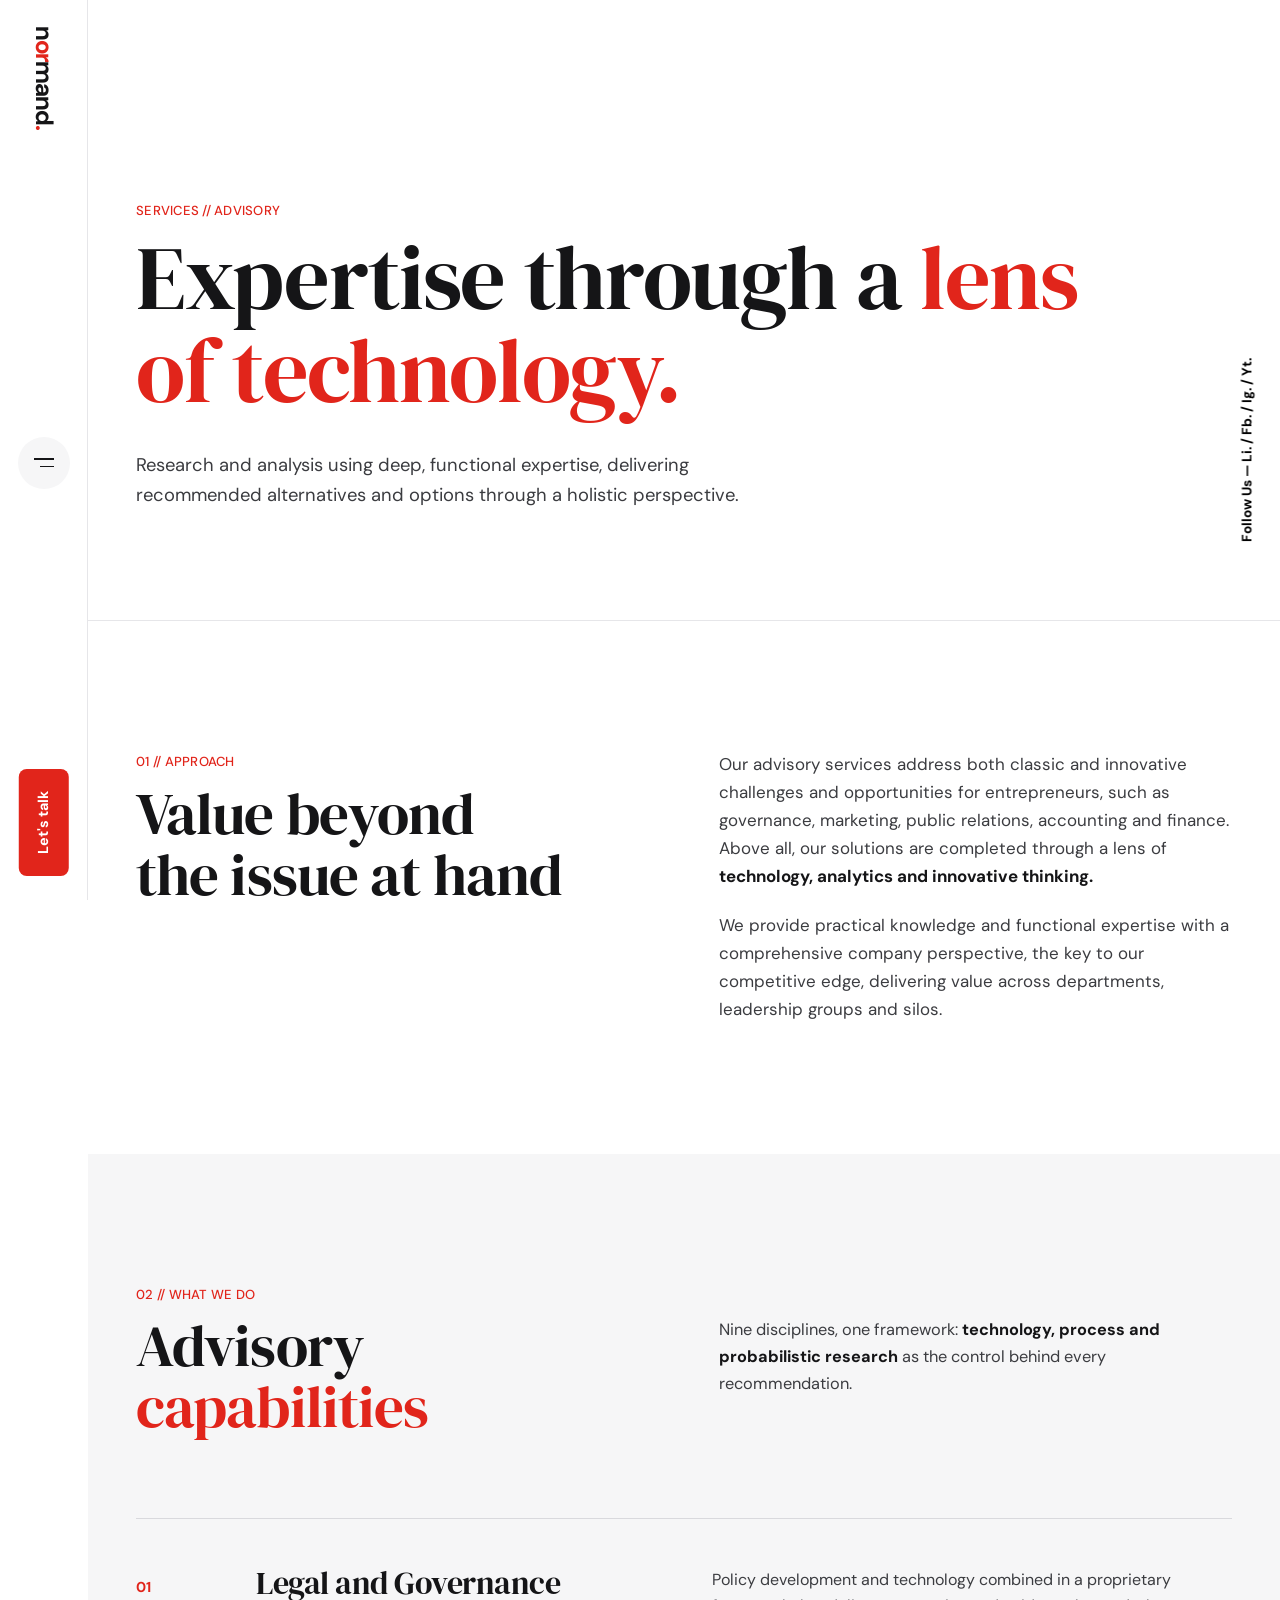
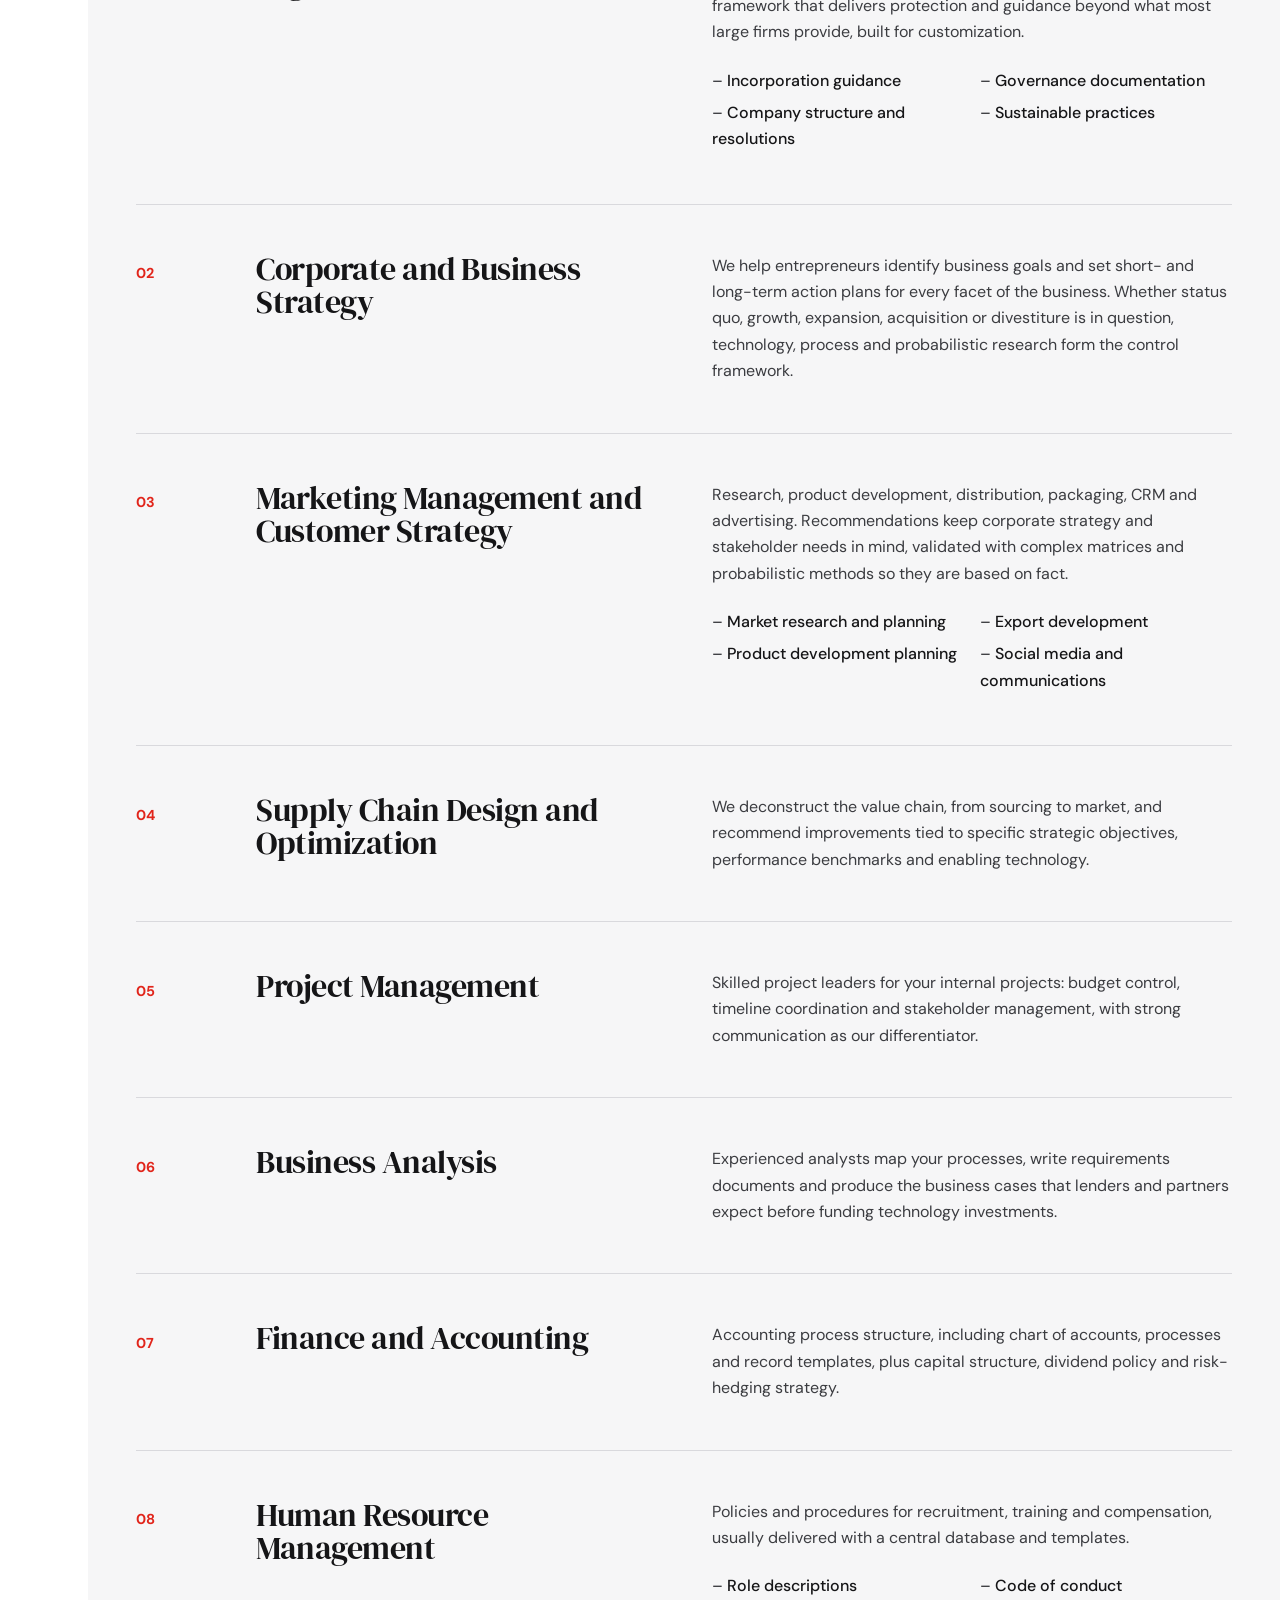
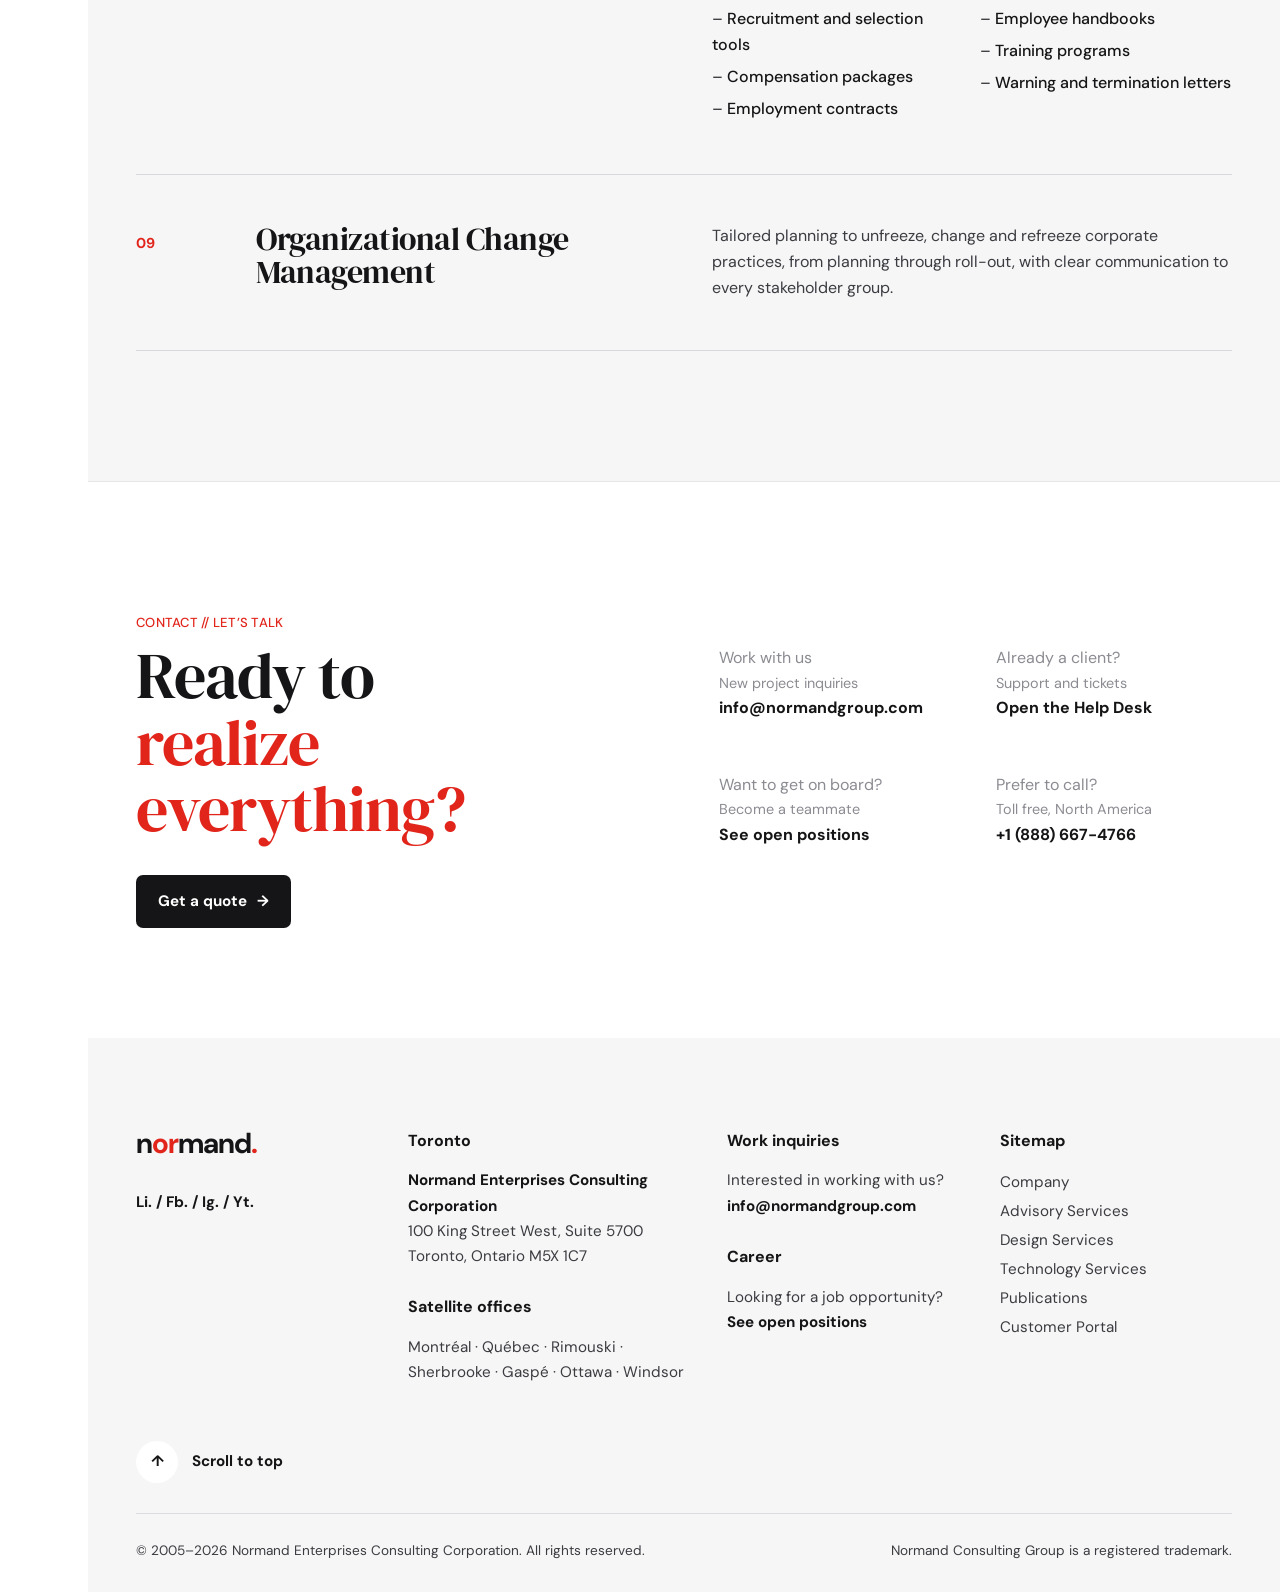
<file: advisory.html>
<!doctype html>
<html lang="en-CA">
<head>
<meta charset="utf-8">
<meta name="viewport" content="width=device-width,initial-scale=1">
<title>Advisory Services – Normand Consulting Group</title>
<meta name="description" content="Governance, strategy, marketing, finance, HR and change management advisory services.">
<link rel="icon" href="favicon.svg" type="image/svg+xml">
<link rel="preconnect" href="https://fonts.googleapis.com"><link rel="preconnect" href="https://fonts.gstatic.com" crossorigin>
<link href="https://fonts.googleapis.com/css2?family=DM+Sans:opsz,wght@9..40,400;9..40,500;9..40,700&family=DM+Serif+Display:ital@0;1&display=swap" rel="stylesheet">
<link rel="stylesheet" href="assets/style.css">
</head>
<body class="">
<aside class="rail">
  <a href="index.html" class="rail-logo" aria-label="Normand Consulting Group home"><svg class="logo" viewBox="0 0 168 36" role="img" aria-label="Normand"><text x="0" y="28" font-family="DM Sans, Arial, sans-serif" font-weight="700" font-size="32" letter-spacing="-1.2"><tspan fill="currentColor">n</tspan><tspan fill="#E1251B">or</tspan><tspan fill="currentColor">mand</tspan><tspan fill="#E1251B">.</tspan></text></svg></a>
  <button class="burger" aria-label="Open menu" onclick="document.body.classList.toggle('menu-open')"><span></span><span></span></button>
  <a class="talk" href="contact.html">Let's talk</a>
</aside>
<div class="follow">Follow Us &mdash; <a href="https://www.linkedin.com/company/normandgroup">Li.</a> / <a href="https://www.facebook.com/normandgroup">Fb.</a> / <a href="https://www.instagram.com/normandgroup">Ig.</a> / <a href="https://www.youtube.com/channel/UCHGRzYUmdqaEnHVrx5GJPKQ">Yt.</a></div>
<nav class="overlay" aria-label="Main">
  <div class="overlay-inner">
    <ul class="menu"><li><a href="index.html"><span>01</span>Home</a></li><li><a href="company.html"><span>02</span>Company</a></li><li><a href="advisory.html"><span>03</span>Advisory</a></li><li><a href="design.html"><span>04</span>Design</a></li><li><a href="technology.html"><span>05</span>Technology</a></li><li><a href="publications.html"><span>06</span>Publications</a></li><li><a href="careers.html"><span>07</span>Careers</a></li><li><a href="contact.html"><span>08</span>Contact</a></li></ul>
    <div class="overlay-side">
      <p class="label">Head office</p><p>100 King Street West, Suite 5700<br>Toronto, Ontario M5X 1C7</p>
      <p class="label">Say hello</p><p><a href="mailto:info@normandgroup.com">info@normandgroup.com</a><br><a href="tel:+18886674766">+1 (888) 667-4766</a></p>
      <p class="label">Clients</p><p><a href="https://desk.normandgroup.com/portal/home">Help Desk</a><br><a href="https://finance.normandgroup.com/portal/normandgroup/login">Customer Portal</a></p>
    </div>
  </div>
</nav>
<div class="page">
<header class="page-top"><div class="wrap">
  <p class="label reveal">Services // Advisory</p>
  <h1 class="reveal">Expertise through a <em>lens of technology.</em></h1>
  <p class="lead reveal">Research and analysis using deep, functional expertise, delivering recommended alternatives and options through a holistic perspective.</p>
</div></header>
<section class="sec"><div class="wrap two-head top">
  <div><p class="label reveal">01 // Approach</p><h2 class="reveal">Value beyond<br>the issue at hand</h2></div>
  <div class="prose"><p class="reveal">Our advisory services address both classic and innovative challenges and opportunities for entrepreneurs, such as governance, marketing, public relations, accounting and finance. Above all, our solutions are completed through a lens of <strong>technology, analytics and innovative thinking.</strong></p><p class="reveal">We provide practical knowledge and functional expertise with a comprehensive company perspective, the key to our competitive edge, delivering value across departments, leadership groups and silos.</p></div>
</div></section>
<section class="sec soft"><div class="wrap"><div class="two-head"><div><p class="label reveal">02 // What we do</p><h2 class="reveal">Advisory<br><em>capabilities</em></h2></div><p class="aside reveal">Nine disciplines, one framework: <strong>technology, process and probabilistic research</strong> as the control behind every recommendation.</p></div><div class="svc-list"><article class="svc reveal"><span class="svc-n">01</span><h3>Legal and Governance</h3><div class="svc-b"><p>Policy development and technology combined in a proprietary framework that delivers protection and guidance beyond what most large firms provide, built for customization.</p><ul class="dash"><li>Incorporation guidance</li><li>Company structure and resolutions</li><li>Governance documentation</li><li>Sustainable practices</li></ul></div></article><article class="svc reveal"><span class="svc-n">02</span><h3>Corporate and Business Strategy</h3><div class="svc-b"><p>We help entrepreneurs identify business goals and set short- and long-term action plans for every facet of the business. Whether status quo, growth, expansion, acquisition or divestiture is in question, technology, process and probabilistic research form the control framework.</p></div></article><article class="svc reveal"><span class="svc-n">03</span><h3>Marketing Management and Customer Strategy</h3><div class="svc-b"><p>Research, product development, distribution, packaging, CRM and advertising. Recommendations keep corporate strategy and stakeholder needs in mind, validated with complex matrices and probabilistic methods so they are based on fact.</p><ul class="dash"><li>Market research and planning</li><li>Product development planning</li><li>Export development</li><li>Social media and communications</li></ul></div></article><article class="svc reveal"><span class="svc-n">04</span><h3>Supply Chain Design and Optimization</h3><div class="svc-b"><p>We deconstruct the value chain, from sourcing to market, and recommend improvements tied to specific strategic objectives, performance benchmarks and enabling technology.</p></div></article><article class="svc reveal"><span class="svc-n">05</span><h3>Project Management</h3><div class="svc-b"><p>Skilled project leaders for your internal projects: budget control, timeline coordination and stakeholder management, with strong communication as our differentiator.</p></div></article><article class="svc reveal"><span class="svc-n">06</span><h3>Business Analysis</h3><div class="svc-b"><p>Experienced analysts map your processes, write requirements documents and produce the business cases that lenders and partners expect before funding technology investments.</p></div></article><article class="svc reveal"><span class="svc-n">07</span><h3>Finance and Accounting</h3><div class="svc-b"><p>Accounting process structure, including chart of accounts, processes and record templates, plus capital structure, dividend policy and risk-hedging strategy.</p></div></article><article class="svc reveal"><span class="svc-n">08</span><h3>Human Resource Management</h3><div class="svc-b"><p>Policies and procedures for recruitment, training and compensation, usually delivered with a central database and templates.</p><ul class="dash"><li>Role descriptions</li><li>Recruitment and selection tools</li><li>Compensation packages</li><li>Employment contracts</li><li>Code of conduct</li><li>Employee handbooks</li><li>Training programs</li><li>Warning and termination letters</li></ul></div></article><article class="svc reveal"><span class="svc-n">09</span><h3>Organizational Change Management</h3><div class="svc-b"><p>Tailored planning to unfreeze, change and refreeze corporate practices, from planning through roll-out, with clear communication to every stakeholder group.</p></div></article></div></div></section>
<section class="ready"><div class="wrap two-head">
  <div><p class="label">Contact // Let&rsquo;s talk</p><h2>Ready to<br><em>realize everything?</em></h2>
  <a class="btn" href="contact.html">Get a quote <i>&rarr;</i></a></div>
  <div class="ready-cols">
    <div><p class="muted">Work with us</p><p class="small-l">New project inquiries</p><a class="strong" href="mailto:info@normandgroup.com">info@normandgroup.com</a></div>
    <div><p class="muted">Already a client?</p><p class="small-l">Support and tickets</p><a class="strong" href="https://desk.normandgroup.com/portal/home">Open the Help Desk</a></div>
    <div><p class="muted">Want to get on board?</p><p class="small-l">Become a teammate</p><a class="strong" href="careers.html">See open positions</a></div>
    <div><p class="muted">Prefer to call?</p><p class="small-l">Toll free, North America</p><a class="strong" href="tel:+18886674766">+1 (888) 667-4766</a></div>
  </div>
</div></section>
<footer class="foot"><div class="wrap">
  <div class="foot-grid">
    <div><svg class="logo foot-logo" viewBox="0 0 168 36" role="img" aria-label="Normand"><text x="0" y="28" font-family="DM Sans, Arial, sans-serif" font-weight="700" font-size="32" letter-spacing="-1.2"><tspan fill="currentColor">n</tspan><tspan fill="#E1251B">or</tspan><tspan fill="currentColor">mand</tspan><tspan fill="#E1251B">.</tspan></text></svg><p class="soc"><a href="https://www.linkedin.com/company/normandgroup">Li.</a> / <a href="https://www.facebook.com/normandgroup">Fb.</a> / <a href="https://www.instagram.com/normandgroup">Ig.</a> / <a href="https://www.youtube.com/channel/UCHGRzYUmdqaEnHVrx5GJPKQ">Yt.</a></p></div>
    <div><h5>Toronto</h5><p><strong>Normand Enterprises Consulting Corporation</strong><br>100 King Street West, Suite 5700<br>Toronto, Ontario M5X 1C7</p>
      <h5>Satellite offices</h5><p>Montréal &middot; Québec &middot; Rimouski &middot; Sherbrooke &middot; Gaspé &middot; Ottawa &middot; Windsor</p></div>
    <div><h5>Work inquiries</h5><p>Interested in working with us?<br><a class="strong" href="mailto:info@normandgroup.com">info@normandgroup.com</a></p>
      <h5>Career</h5><p>Looking for a job opportunity?<br><a class="strong" href="careers.html">See open positions</a></p></div>
    <div><h5>Sitemap</h5><p class="links"><a href="company.html">Company</a><a href="advisory.html">Advisory Services</a><a href="design.html">Design Services</a><a href="technology.html">Technology Services</a><a href="publications.html">Publications</a><a href="https://finance.normandgroup.com/portal/normandgroup/login">Customer Portal</a></p></div>
  </div>
  <div class="foot-mid"><a href="#top" class="totop" onclick="scrollTo({top:0,behavior:'smooth'});return false"><span>&uarr;</span>Scroll to top</a></div>
  <div class="foot-bot"><span>&copy; 2005&ndash;<span id="yr">2026</span> Normand Enterprises Consulting Corporation. All rights reserved.</span><span>Normand Consulting Group is a registered trademark.</span></div>
</div></footer>
</div>
<script>
document.getElementById('yr').textContent=new Date().getFullYear();
addEventListener('scroll',()=>document.body.classList.toggle('scrolled',scrollY>innerHeight*.8),{passive:true});
document.querySelectorAll('.overlay a').forEach(a=>a.addEventListener('click',()=>document.body.classList.remove('menu-open')));
const io=new IntersectionObserver(es=>es.forEach(e=>{if(!e.isIntersecting)return;const el=e.target;el.classList.add('in');
 if(el.dataset.count){const n=+el.dataset.count,s=el.dataset.suffix||'';let i=0;const t=setInterval(()=>{i+=Math.max(1,Math.ceil(n/45));if(i>=n){i=n;clearInterval(t)}el.textContent=i+s},28)}
 io.unobserve(el)}),{threshold:.25});
document.querySelectorAll('.reveal,[data-count],.bar').forEach(el=>io.observe(el));
</script>
</body></html>
</file>
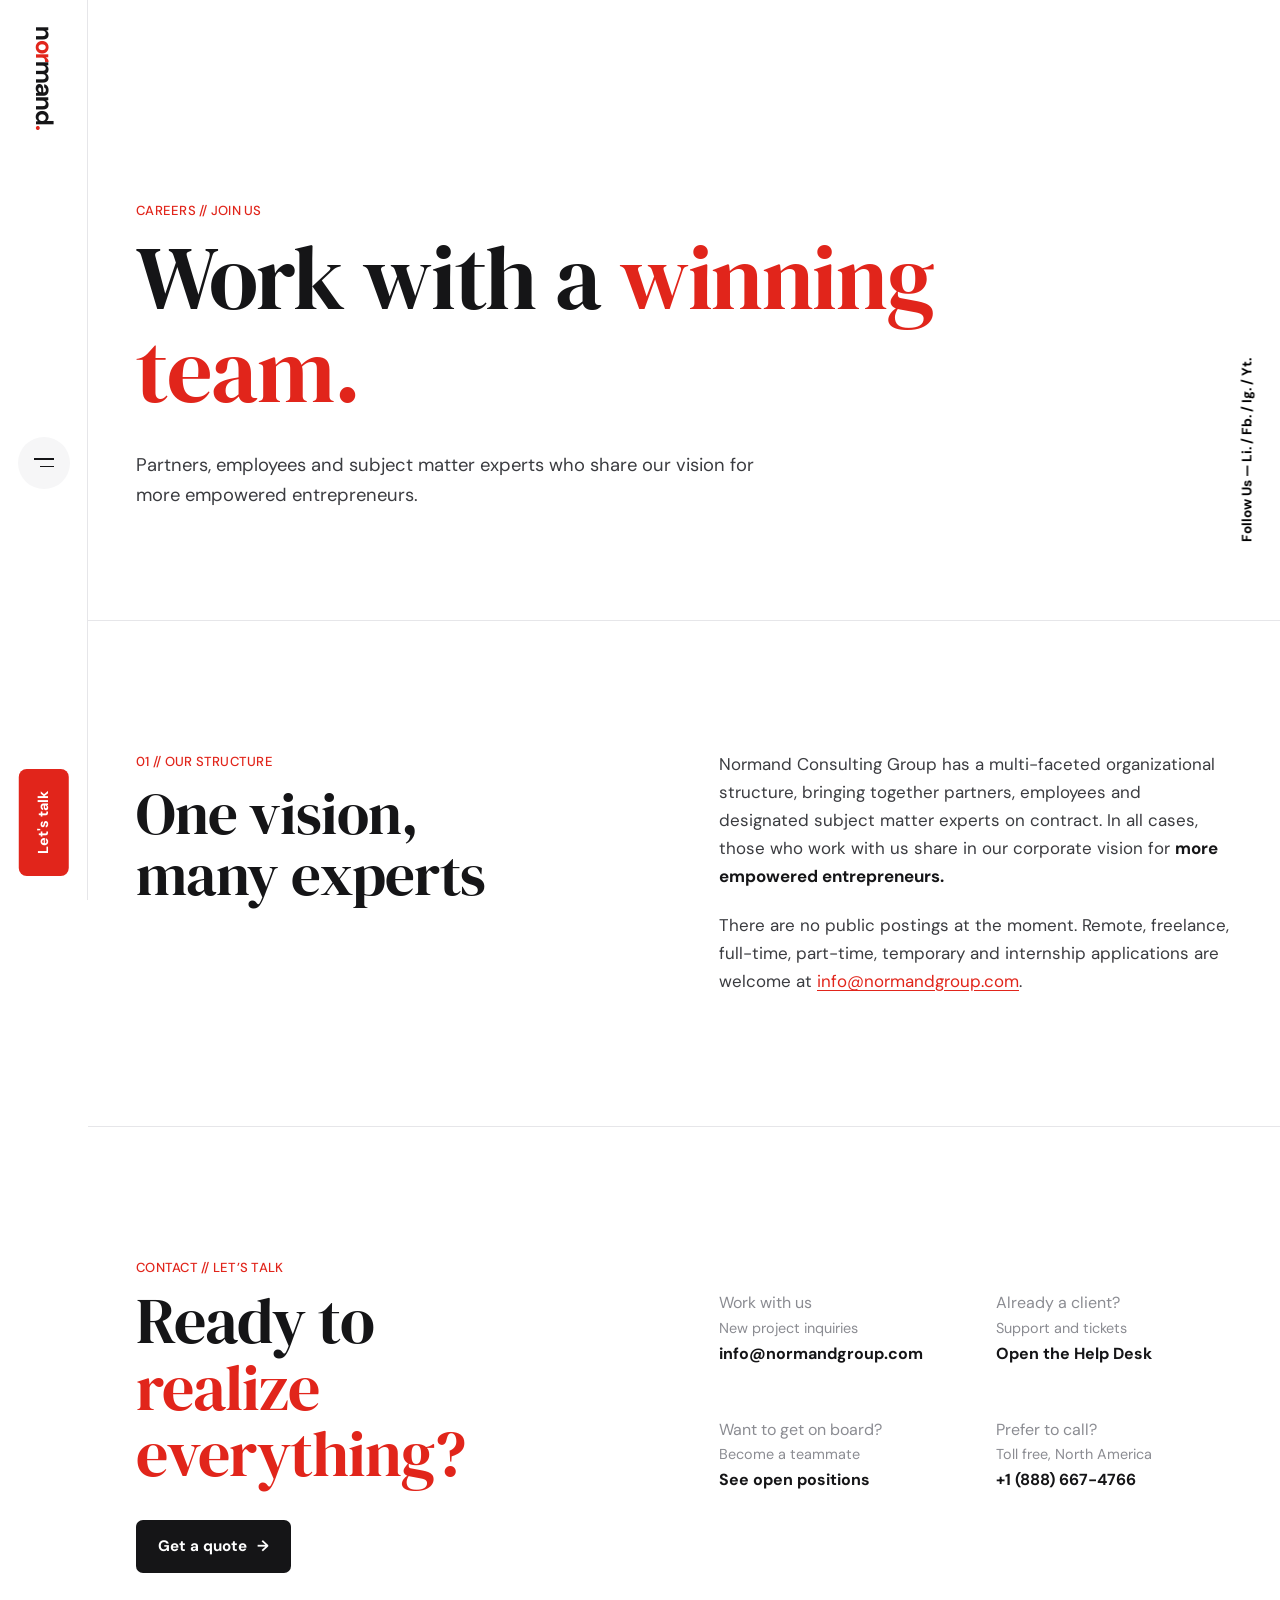
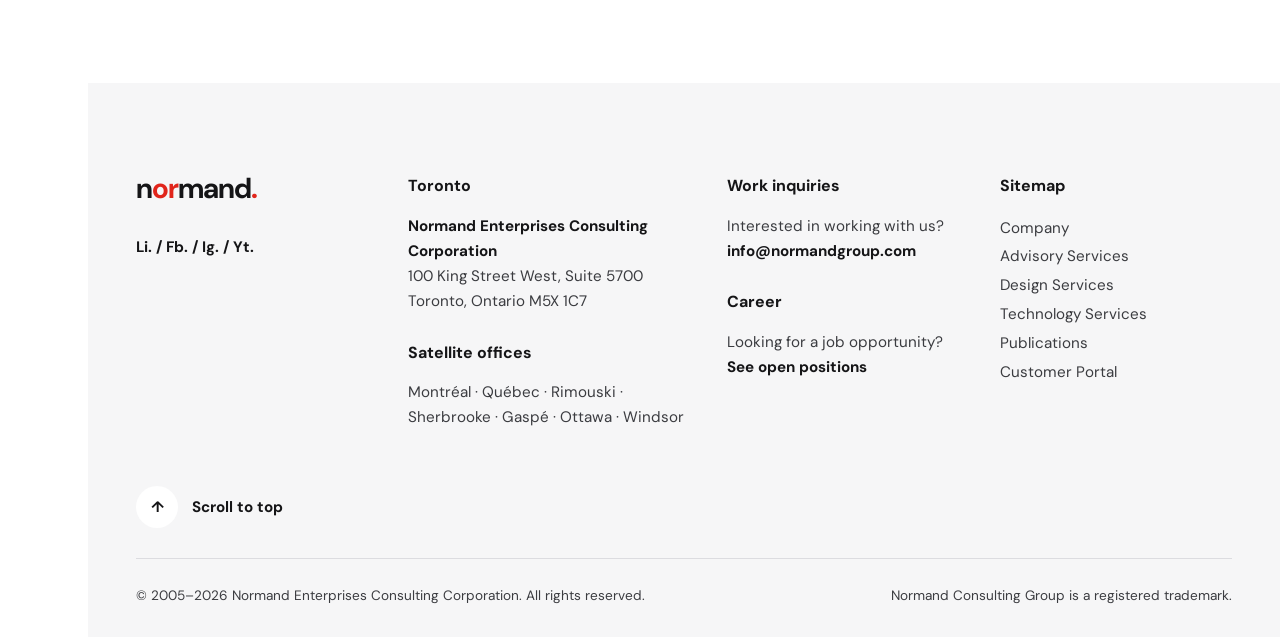
<file: careers.html>
<!doctype html>
<html lang="en-CA">
<head>
<meta charset="utf-8">
<meta name="viewport" content="width=device-width,initial-scale=1">
<title>Careers – Normand Consulting Group</title>
<meta name="description" content="Careers at Normand Consulting Group.">
<link rel="icon" href="favicon.svg" type="image/svg+xml">
<link rel="preconnect" href="https://fonts.googleapis.com"><link rel="preconnect" href="https://fonts.gstatic.com" crossorigin>
<link href="https://fonts.googleapis.com/css2?family=DM+Sans:opsz,wght@9..40,400;9..40,500;9..40,700&family=DM+Serif+Display:ital@0;1&display=swap" rel="stylesheet">
<link rel="stylesheet" href="assets/style.css">
</head>
<body class="">
<aside class="rail">
  <a href="index.html" class="rail-logo" aria-label="Normand Consulting Group home"><svg class="logo" viewBox="0 0 168 36" role="img" aria-label="Normand"><text x="0" y="28" font-family="DM Sans, Arial, sans-serif" font-weight="700" font-size="32" letter-spacing="-1.2"><tspan fill="currentColor">n</tspan><tspan fill="#E1251B">or</tspan><tspan fill="currentColor">mand</tspan><tspan fill="#E1251B">.</tspan></text></svg></a>
  <button class="burger" aria-label="Open menu" onclick="document.body.classList.toggle('menu-open')"><span></span><span></span></button>
  <a class="talk" href="contact.html">Let's talk</a>
</aside>
<div class="follow">Follow Us &mdash; <a href="https://www.linkedin.com/company/normandgroup">Li.</a> / <a href="https://www.facebook.com/normandgroup">Fb.</a> / <a href="https://www.instagram.com/normandgroup">Ig.</a> / <a href="https://www.youtube.com/channel/UCHGRzYUmdqaEnHVrx5GJPKQ">Yt.</a></div>
<nav class="overlay" aria-label="Main">
  <div class="overlay-inner">
    <ul class="menu"><li><a href="index.html"><span>01</span>Home</a></li><li><a href="company.html"><span>02</span>Company</a></li><li><a href="advisory.html"><span>03</span>Advisory</a></li><li><a href="design.html"><span>04</span>Design</a></li><li><a href="technology.html"><span>05</span>Technology</a></li><li><a href="publications.html"><span>06</span>Publications</a></li><li><a href="careers.html"><span>07</span>Careers</a></li><li><a href="contact.html"><span>08</span>Contact</a></li></ul>
    <div class="overlay-side">
      <p class="label">Head office</p><p>100 King Street West, Suite 5700<br>Toronto, Ontario M5X 1C7</p>
      <p class="label">Say hello</p><p><a href="mailto:info@normandgroup.com">info@normandgroup.com</a><br><a href="tel:+18886674766">+1 (888) 667-4766</a></p>
      <p class="label">Clients</p><p><a href="https://desk.normandgroup.com/portal/home">Help Desk</a><br><a href="https://finance.normandgroup.com/portal/normandgroup/login">Customer Portal</a></p>
    </div>
  </div>
</nav>
<div class="page">
<header class="page-top"><div class="wrap">
  <p class="label reveal">Careers // Join us</p>
  <h1 class="reveal">Work with a <em>winning team.</em></h1>
  <p class="lead reveal">Partners, employees and subject matter experts who share our vision for more empowered entrepreneurs.</p>
</div></header>
<section class="sec"><div class="wrap two-head top">
  <div><p class="label reveal">01 // Our structure</p><h2 class="reveal">One vision,<br>many experts</h2></div>
  <div class="prose"><p class="reveal">Normand Consulting Group has a multi-faceted organizational structure, bringing together partners, employees and designated subject matter experts on contract. In all cases, those who work with us share in our corporate vision for <strong>more empowered entrepreneurs.</strong></p><p class="reveal">There are no public postings at the moment. Remote, freelance, full-time, part-time, temporary and internship applications are welcome at <a href="mailto:info@normandgroup.com?subject=Career%20application">info@normandgroup.com</a>.</p></div>
</div></section>
<section class="ready"><div class="wrap two-head">
  <div><p class="label">Contact // Let&rsquo;s talk</p><h2>Ready to<br><em>realize everything?</em></h2>
  <a class="btn" href="contact.html">Get a quote <i>&rarr;</i></a></div>
  <div class="ready-cols">
    <div><p class="muted">Work with us</p><p class="small-l">New project inquiries</p><a class="strong" href="mailto:info@normandgroup.com">info@normandgroup.com</a></div>
    <div><p class="muted">Already a client?</p><p class="small-l">Support and tickets</p><a class="strong" href="https://desk.normandgroup.com/portal/home">Open the Help Desk</a></div>
    <div><p class="muted">Want to get on board?</p><p class="small-l">Become a teammate</p><a class="strong" href="careers.html">See open positions</a></div>
    <div><p class="muted">Prefer to call?</p><p class="small-l">Toll free, North America</p><a class="strong" href="tel:+18886674766">+1 (888) 667-4766</a></div>
  </div>
</div></section>
<footer class="foot"><div class="wrap">
  <div class="foot-grid">
    <div><svg class="logo foot-logo" viewBox="0 0 168 36" role="img" aria-label="Normand"><text x="0" y="28" font-family="DM Sans, Arial, sans-serif" font-weight="700" font-size="32" letter-spacing="-1.2"><tspan fill="currentColor">n</tspan><tspan fill="#E1251B">or</tspan><tspan fill="currentColor">mand</tspan><tspan fill="#E1251B">.</tspan></text></svg><p class="soc"><a href="https://www.linkedin.com/company/normandgroup">Li.</a> / <a href="https://www.facebook.com/normandgroup">Fb.</a> / <a href="https://www.instagram.com/normandgroup">Ig.</a> / <a href="https://www.youtube.com/channel/UCHGRzYUmdqaEnHVrx5GJPKQ">Yt.</a></p></div>
    <div><h5>Toronto</h5><p><strong>Normand Enterprises Consulting Corporation</strong><br>100 King Street West, Suite 5700<br>Toronto, Ontario M5X 1C7</p>
      <h5>Satellite offices</h5><p>Montréal &middot; Québec &middot; Rimouski &middot; Sherbrooke &middot; Gaspé &middot; Ottawa &middot; Windsor</p></div>
    <div><h5>Work inquiries</h5><p>Interested in working with us?<br><a class="strong" href="mailto:info@normandgroup.com">info@normandgroup.com</a></p>
      <h5>Career</h5><p>Looking for a job opportunity?<br><a class="strong" href="careers.html">See open positions</a></p></div>
    <div><h5>Sitemap</h5><p class="links"><a href="company.html">Company</a><a href="advisory.html">Advisory Services</a><a href="design.html">Design Services</a><a href="technology.html">Technology Services</a><a href="publications.html">Publications</a><a href="https://finance.normandgroup.com/portal/normandgroup/login">Customer Portal</a></p></div>
  </div>
  <div class="foot-mid"><a href="#top" class="totop" onclick="scrollTo({top:0,behavior:'smooth'});return false"><span>&uarr;</span>Scroll to top</a></div>
  <div class="foot-bot"><span>&copy; 2005&ndash;<span id="yr">2026</span> Normand Enterprises Consulting Corporation. All rights reserved.</span><span>Normand Consulting Group is a registered trademark.</span></div>
</div></footer>
</div>
<script>
document.getElementById('yr').textContent=new Date().getFullYear();
addEventListener('scroll',()=>document.body.classList.toggle('scrolled',scrollY>innerHeight*.8),{passive:true});
document.querySelectorAll('.overlay a').forEach(a=>a.addEventListener('click',()=>document.body.classList.remove('menu-open')));
const io=new IntersectionObserver(es=>es.forEach(e=>{if(!e.isIntersecting)return;const el=e.target;el.classList.add('in');
 if(el.dataset.count){const n=+el.dataset.count,s=el.dataset.suffix||'';let i=0;const t=setInterval(()=>{i+=Math.max(1,Math.ceil(n/45));if(i>=n){i=n;clearInterval(t)}el.textContent=i+s},28)}
 io.unobserve(el)}),{threshold:.25});
document.querySelectorAll('.reveal,[data-count],.bar').forEach(el=>io.observe(el));
</script>
</body></html>
</file>
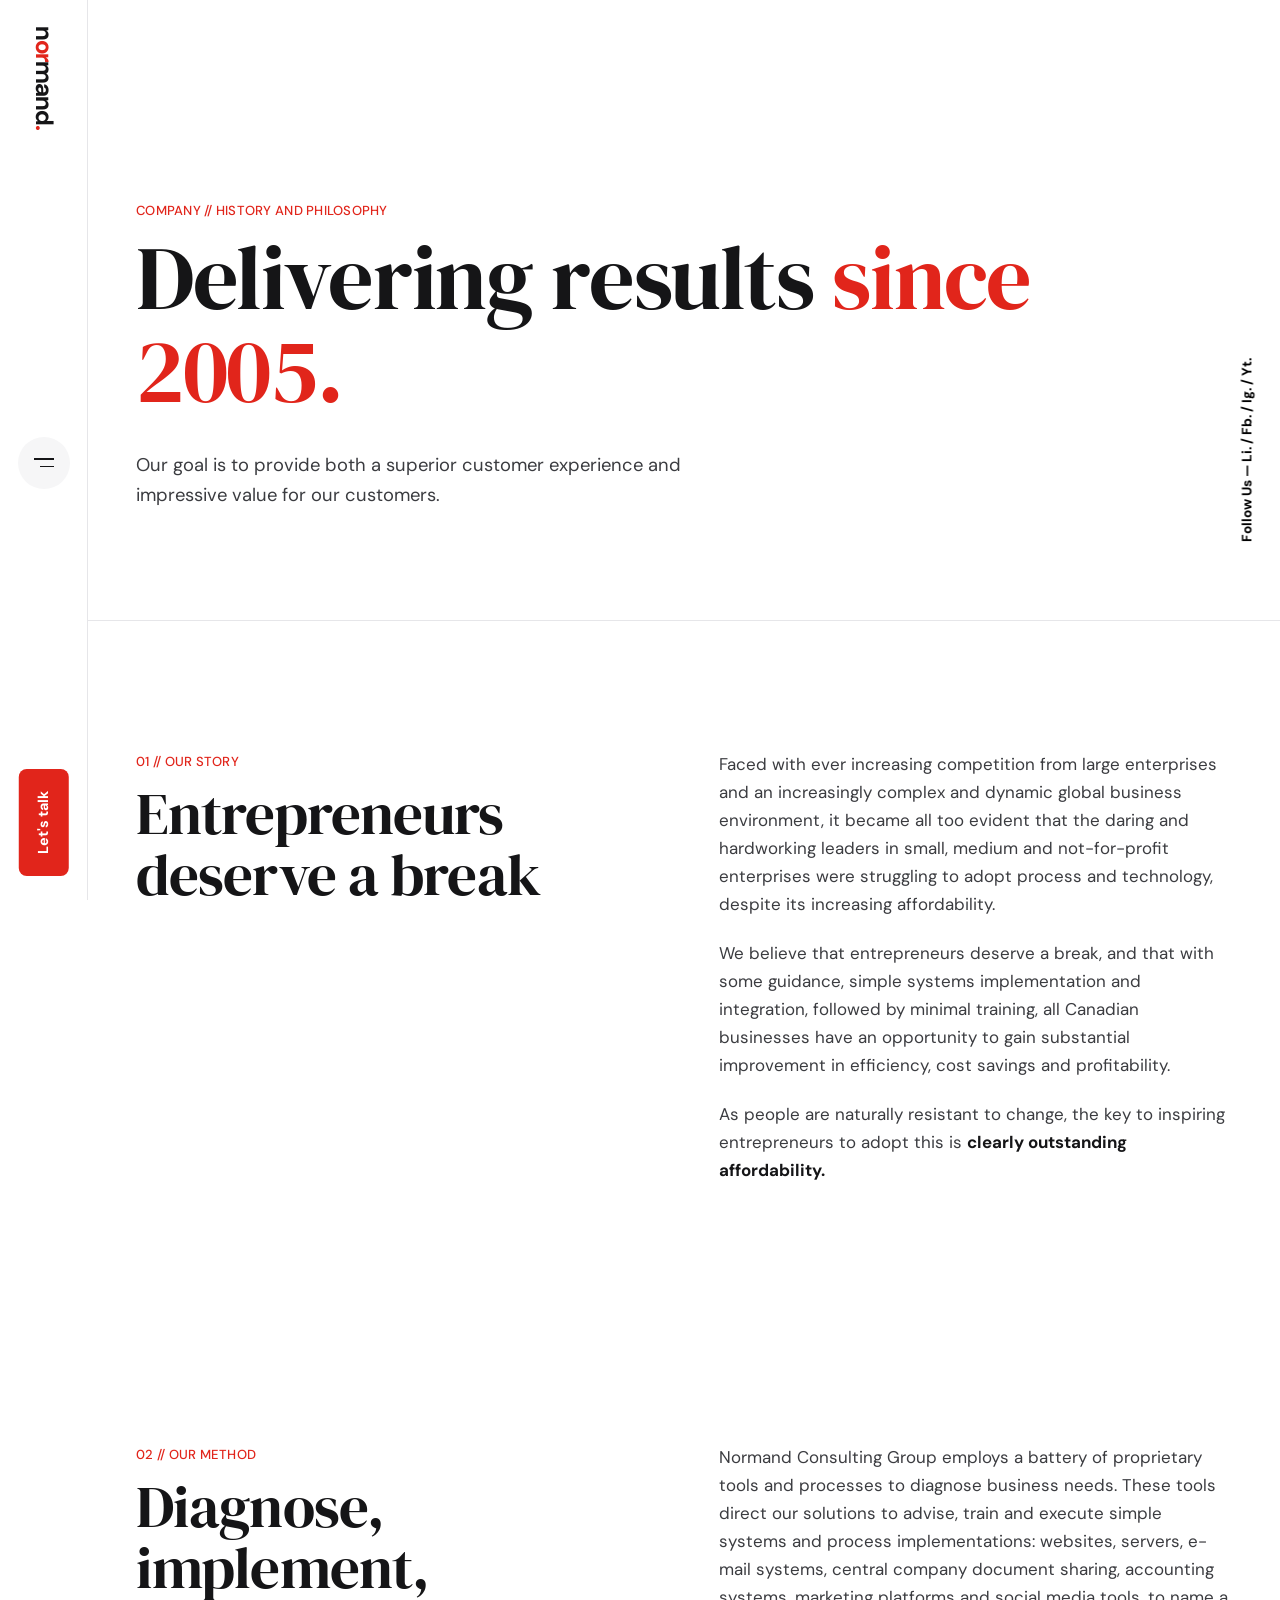
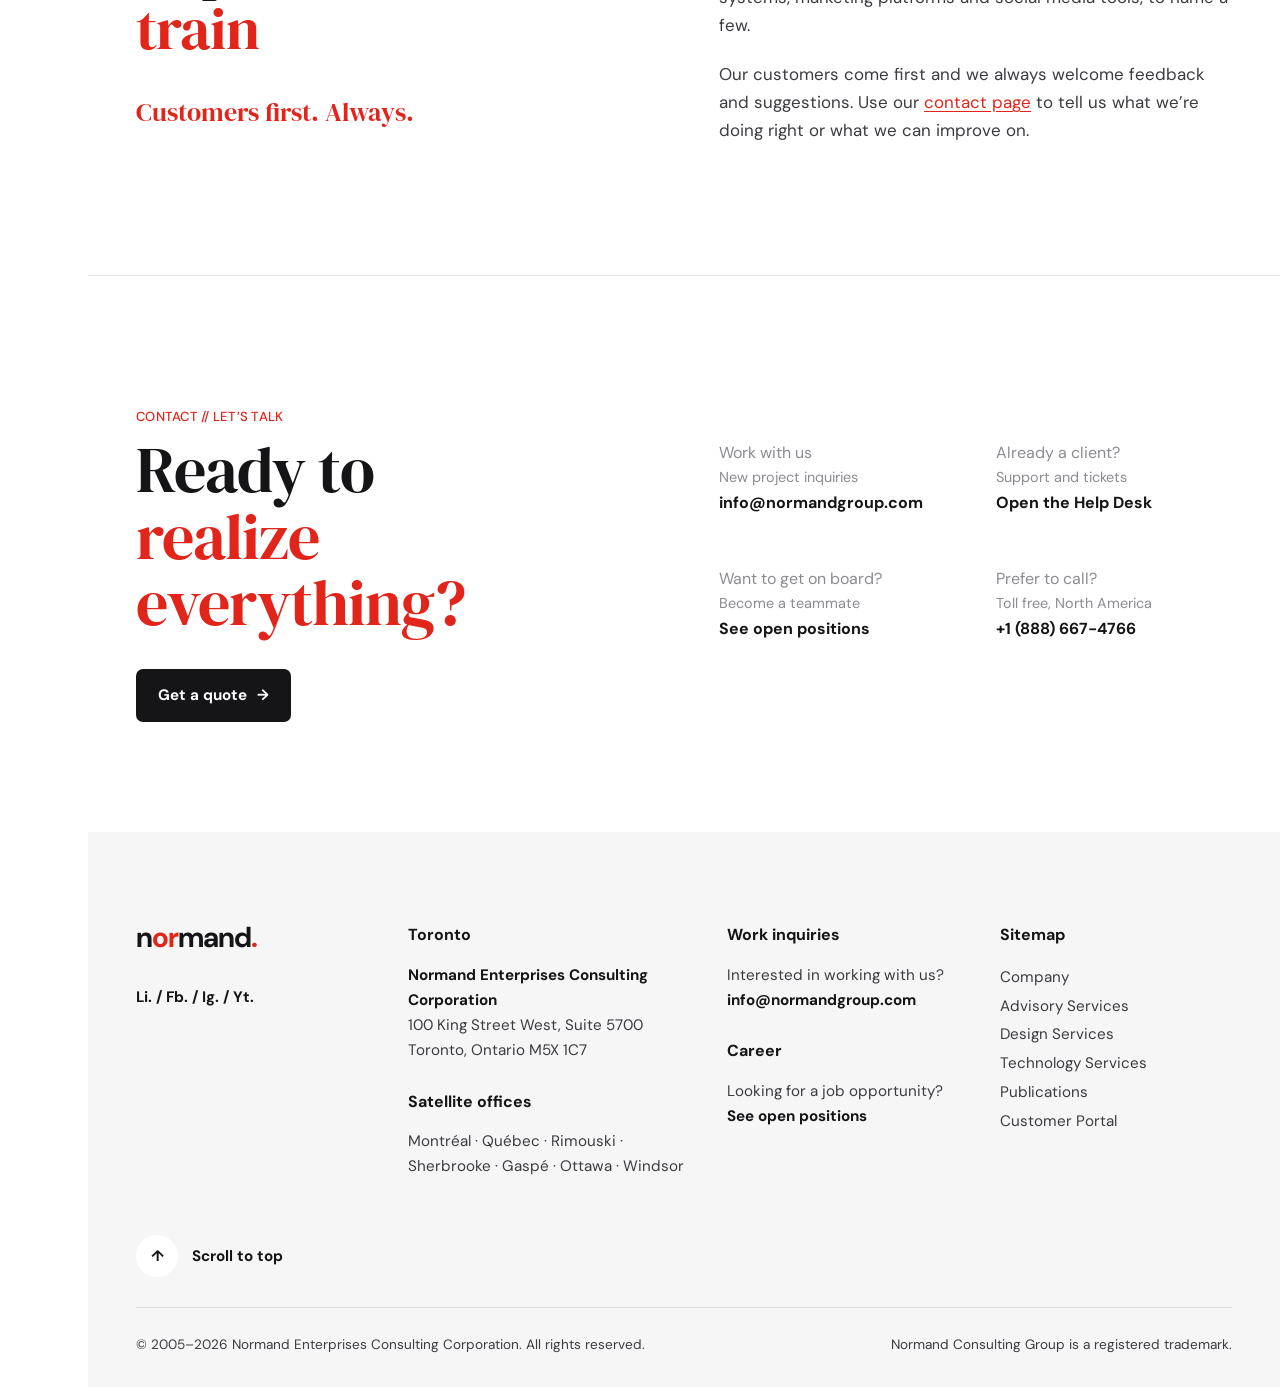
<file: company.html>
<!doctype html>
<html lang="en-CA">
<head>
<meta charset="utf-8">
<meta name="viewport" content="width=device-width,initial-scale=1">
<title>History and Philosophy – Normand Consulting Group</title>
<meta name="description" content="Normand Consulting Group has been delivering results since 2005.">
<link rel="icon" href="favicon.svg" type="image/svg+xml">
<link rel="preconnect" href="https://fonts.googleapis.com"><link rel="preconnect" href="https://fonts.gstatic.com" crossorigin>
<link href="https://fonts.googleapis.com/css2?family=DM+Sans:opsz,wght@9..40,400;9..40,500;9..40,700&family=DM+Serif+Display:ital@0;1&display=swap" rel="stylesheet">
<link rel="stylesheet" href="assets/style.css">
</head>
<body class="">
<aside class="rail">
  <a href="index.html" class="rail-logo" aria-label="Normand Consulting Group home"><svg class="logo" viewBox="0 0 168 36" role="img" aria-label="Normand"><text x="0" y="28" font-family="DM Sans, Arial, sans-serif" font-weight="700" font-size="32" letter-spacing="-1.2"><tspan fill="currentColor">n</tspan><tspan fill="#E1251B">or</tspan><tspan fill="currentColor">mand</tspan><tspan fill="#E1251B">.</tspan></text></svg></a>
  <button class="burger" aria-label="Open menu" onclick="document.body.classList.toggle('menu-open')"><span></span><span></span></button>
  <a class="talk" href="contact.html">Let's talk</a>
</aside>
<div class="follow">Follow Us &mdash; <a href="https://www.linkedin.com/company/normandgroup">Li.</a> / <a href="https://www.facebook.com/normandgroup">Fb.</a> / <a href="https://www.instagram.com/normandgroup">Ig.</a> / <a href="https://www.youtube.com/channel/UCHGRzYUmdqaEnHVrx5GJPKQ">Yt.</a></div>
<nav class="overlay" aria-label="Main">
  <div class="overlay-inner">
    <ul class="menu"><li><a href="index.html"><span>01</span>Home</a></li><li><a href="company.html"><span>02</span>Company</a></li><li><a href="advisory.html"><span>03</span>Advisory</a></li><li><a href="design.html"><span>04</span>Design</a></li><li><a href="technology.html"><span>05</span>Technology</a></li><li><a href="publications.html"><span>06</span>Publications</a></li><li><a href="careers.html"><span>07</span>Careers</a></li><li><a href="contact.html"><span>08</span>Contact</a></li></ul>
    <div class="overlay-side">
      <p class="label">Head office</p><p>100 King Street West, Suite 5700<br>Toronto, Ontario M5X 1C7</p>
      <p class="label">Say hello</p><p><a href="mailto:info@normandgroup.com">info@normandgroup.com</a><br><a href="tel:+18886674766">+1 (888) 667-4766</a></p>
      <p class="label">Clients</p><p><a href="https://desk.normandgroup.com/portal/home">Help Desk</a><br><a href="https://finance.normandgroup.com/portal/normandgroup/login">Customer Portal</a></p>
    </div>
  </div>
</nav>
<div class="page">
<header class="page-top"><div class="wrap">
  <p class="label reveal">Company // History and philosophy</p>
  <h1 class="reveal">Delivering results <em>since 2005.</em></h1>
  <p class="lead reveal">Our goal is to provide both a superior customer experience and impressive value for our customers.</p>
</div></header>
<section class="sec"><div class="wrap two-head top">
  <div><p class="label reveal">01 // Our story</p><h2 class="reveal">Entrepreneurs<br>deserve a break</h2></div>
  <div class="prose"><p class="reveal">Faced with ever increasing competition from large enterprises and an increasingly complex and dynamic global business environment, it became all too evident that the daring and hardworking leaders in small, medium and not-for-profit enterprises were struggling to adopt process and technology, despite its increasing affordability.</p><p class="reveal">We believe that entrepreneurs deserve a break, and that with some guidance, simple systems implementation and integration, followed by minimal training, all Canadian businesses have an opportunity to gain substantial improvement in efficiency, cost savings and profitability.</p><p class="reveal">As people are naturally resistant to change, the key to inspiring entrepreneurs to adopt this is <strong>clearly outstanding affordability.</strong></p></div>
</div></section>
<section class="sec"><div class="wrap two-head top">
  <div><p class="label reveal">02 // Our method</p><h2 class="reveal">Diagnose, implement,<br><em>train</em></h2><p class="pull reveal">Customers first. Always.</p></div>
  <div class="prose"><p class="reveal">Normand Consulting Group employs a battery of proprietary tools and processes to diagnose business needs. These tools direct our solutions to advise, train and execute simple systems and process implementations: websites, servers, e-mail systems, central company document sharing, accounting systems, marketing platforms and social media tools, to name a few.</p><p class="reveal">Our customers come first and we always welcome feedback and suggestions. Use our <a href="contact.html">contact page</a> to tell us what we&rsquo;re doing right or what we can improve on.</p></div>
</div></section>
<section class="ready"><div class="wrap two-head">
  <div><p class="label">Contact // Let&rsquo;s talk</p><h2>Ready to<br><em>realize everything?</em></h2>
  <a class="btn" href="contact.html">Get a quote <i>&rarr;</i></a></div>
  <div class="ready-cols">
    <div><p class="muted">Work with us</p><p class="small-l">New project inquiries</p><a class="strong" href="mailto:info@normandgroup.com">info@normandgroup.com</a></div>
    <div><p class="muted">Already a client?</p><p class="small-l">Support and tickets</p><a class="strong" href="https://desk.normandgroup.com/portal/home">Open the Help Desk</a></div>
    <div><p class="muted">Want to get on board?</p><p class="small-l">Become a teammate</p><a class="strong" href="careers.html">See open positions</a></div>
    <div><p class="muted">Prefer to call?</p><p class="small-l">Toll free, North America</p><a class="strong" href="tel:+18886674766">+1 (888) 667-4766</a></div>
  </div>
</div></section>
<footer class="foot"><div class="wrap">
  <div class="foot-grid">
    <div><svg class="logo foot-logo" viewBox="0 0 168 36" role="img" aria-label="Normand"><text x="0" y="28" font-family="DM Sans, Arial, sans-serif" font-weight="700" font-size="32" letter-spacing="-1.2"><tspan fill="currentColor">n</tspan><tspan fill="#E1251B">or</tspan><tspan fill="currentColor">mand</tspan><tspan fill="#E1251B">.</tspan></text></svg><p class="soc"><a href="https://www.linkedin.com/company/normandgroup">Li.</a> / <a href="https://www.facebook.com/normandgroup">Fb.</a> / <a href="https://www.instagram.com/normandgroup">Ig.</a> / <a href="https://www.youtube.com/channel/UCHGRzYUmdqaEnHVrx5GJPKQ">Yt.</a></p></div>
    <div><h5>Toronto</h5><p><strong>Normand Enterprises Consulting Corporation</strong><br>100 King Street West, Suite 5700<br>Toronto, Ontario M5X 1C7</p>
      <h5>Satellite offices</h5><p>Montréal &middot; Québec &middot; Rimouski &middot; Sherbrooke &middot; Gaspé &middot; Ottawa &middot; Windsor</p></div>
    <div><h5>Work inquiries</h5><p>Interested in working with us?<br><a class="strong" href="mailto:info@normandgroup.com">info@normandgroup.com</a></p>
      <h5>Career</h5><p>Looking for a job opportunity?<br><a class="strong" href="careers.html">See open positions</a></p></div>
    <div><h5>Sitemap</h5><p class="links"><a href="company.html">Company</a><a href="advisory.html">Advisory Services</a><a href="design.html">Design Services</a><a href="technology.html">Technology Services</a><a href="publications.html">Publications</a><a href="https://finance.normandgroup.com/portal/normandgroup/login">Customer Portal</a></p></div>
  </div>
  <div class="foot-mid"><a href="#top" class="totop" onclick="scrollTo({top:0,behavior:'smooth'});return false"><span>&uarr;</span>Scroll to top</a></div>
  <div class="foot-bot"><span>&copy; 2005&ndash;<span id="yr">2026</span> Normand Enterprises Consulting Corporation. All rights reserved.</span><span>Normand Consulting Group is a registered trademark.</span></div>
</div></footer>
</div>
<script>
document.getElementById('yr').textContent=new Date().getFullYear();
addEventListener('scroll',()=>document.body.classList.toggle('scrolled',scrollY>innerHeight*.8),{passive:true});
document.querySelectorAll('.overlay a').forEach(a=>a.addEventListener('click',()=>document.body.classList.remove('menu-open')));
const io=new IntersectionObserver(es=>es.forEach(e=>{if(!e.isIntersecting)return;const el=e.target;el.classList.add('in');
 if(el.dataset.count){const n=+el.dataset.count,s=el.dataset.suffix||'';let i=0;const t=setInterval(()=>{i+=Math.max(1,Math.ceil(n/45));if(i>=n){i=n;clearInterval(t)}el.textContent=i+s},28)}
 io.unobserve(el)}),{threshold:.25});
document.querySelectorAll('.reveal,[data-count],.bar').forEach(el=>io.observe(el));
</script>
</body></html>
</file>
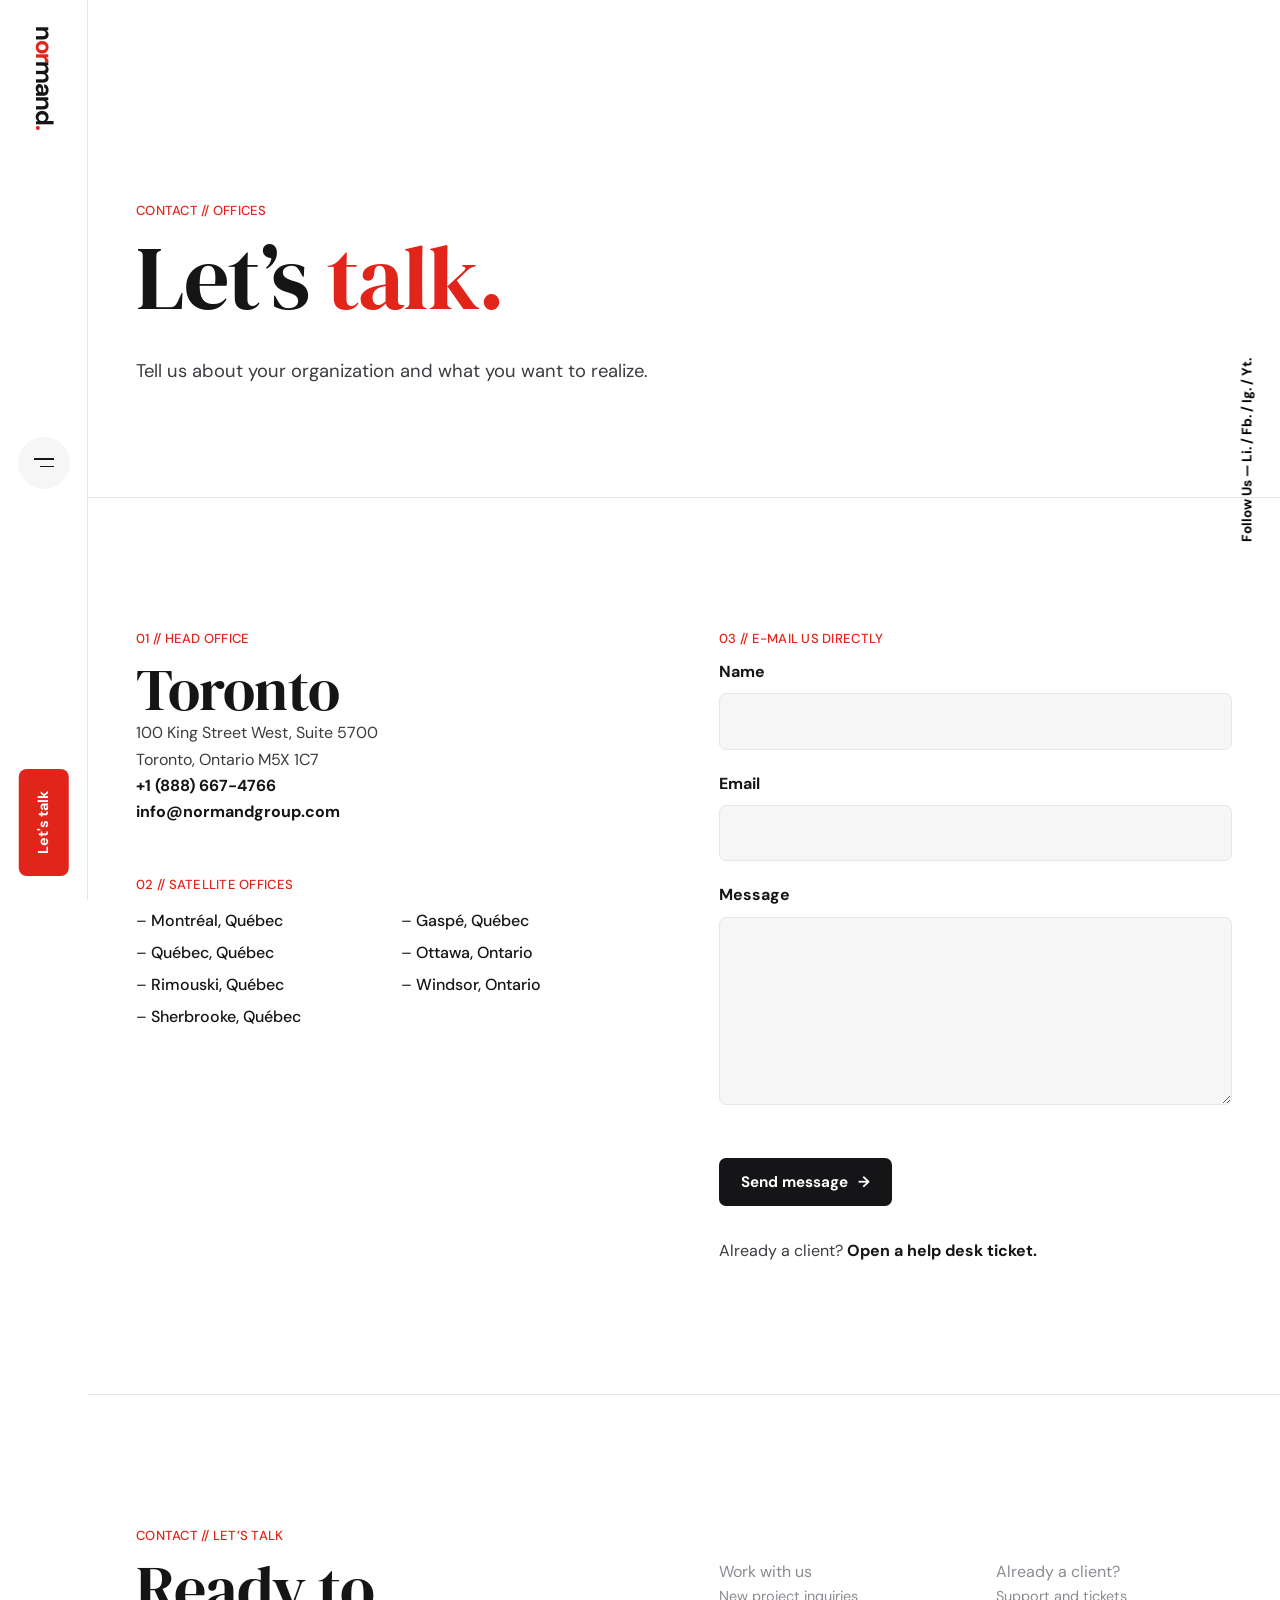
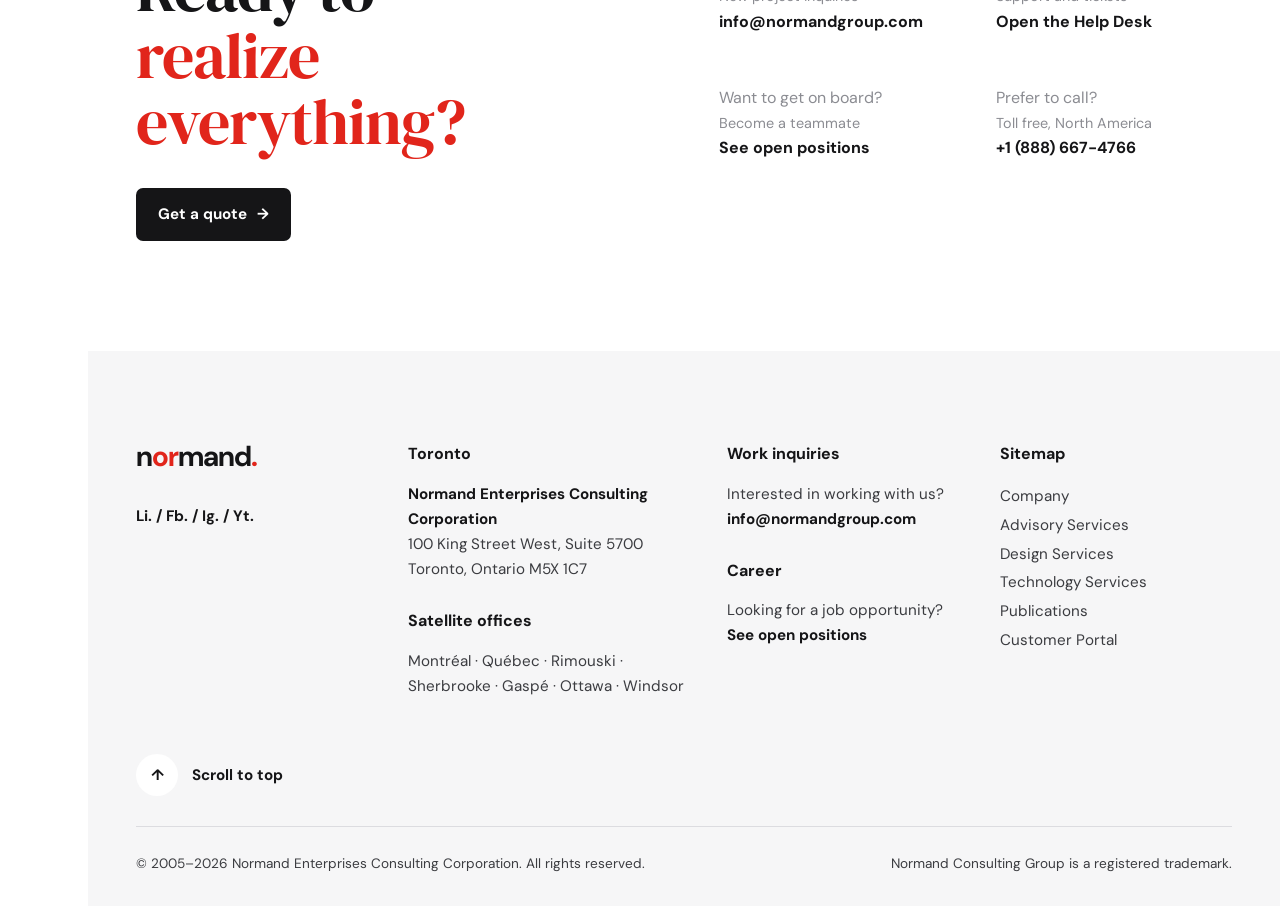
<file: contact.html>
<!doctype html>
<html lang="en-CA">
<head>
<meta charset="utf-8">
<meta name="viewport" content="width=device-width,initial-scale=1">
<title>Offices – Normand Consulting Group</title>
<meta name="description" content="Contact Normand Consulting Group: head office in Toronto and satellite offices across Québec and Ontario.">
<link rel="icon" href="favicon.svg" type="image/svg+xml">
<link rel="preconnect" href="https://fonts.googleapis.com"><link rel="preconnect" href="https://fonts.gstatic.com" crossorigin>
<link href="https://fonts.googleapis.com/css2?family=DM+Sans:opsz,wght@9..40,400;9..40,500;9..40,700&family=DM+Serif+Display:ital@0;1&display=swap" rel="stylesheet">
<link rel="stylesheet" href="assets/style.css">
</head>
<body class="">
<aside class="rail">
  <a href="index.html" class="rail-logo" aria-label="Normand Consulting Group home"><svg class="logo" viewBox="0 0 168 36" role="img" aria-label="Normand"><text x="0" y="28" font-family="DM Sans, Arial, sans-serif" font-weight="700" font-size="32" letter-spacing="-1.2"><tspan fill="currentColor">n</tspan><tspan fill="#E1251B">or</tspan><tspan fill="currentColor">mand</tspan><tspan fill="#E1251B">.</tspan></text></svg></a>
  <button class="burger" aria-label="Open menu" onclick="document.body.classList.toggle('menu-open')"><span></span><span></span></button>
  <a class="talk" href="contact.html">Let's talk</a>
</aside>
<div class="follow">Follow Us &mdash; <a href="https://www.linkedin.com/company/normandgroup">Li.</a> / <a href="https://www.facebook.com/normandgroup">Fb.</a> / <a href="https://www.instagram.com/normandgroup">Ig.</a> / <a href="https://www.youtube.com/channel/UCHGRzYUmdqaEnHVrx5GJPKQ">Yt.</a></div>
<nav class="overlay" aria-label="Main">
  <div class="overlay-inner">
    <ul class="menu"><li><a href="index.html"><span>01</span>Home</a></li><li><a href="company.html"><span>02</span>Company</a></li><li><a href="advisory.html"><span>03</span>Advisory</a></li><li><a href="design.html"><span>04</span>Design</a></li><li><a href="technology.html"><span>05</span>Technology</a></li><li><a href="publications.html"><span>06</span>Publications</a></li><li><a href="careers.html"><span>07</span>Careers</a></li><li><a href="contact.html"><span>08</span>Contact</a></li></ul>
    <div class="overlay-side">
      <p class="label">Head office</p><p>100 King Street West, Suite 5700<br>Toronto, Ontario M5X 1C7</p>
      <p class="label">Say hello</p><p><a href="mailto:info@normandgroup.com">info@normandgroup.com</a><br><a href="tel:+18886674766">+1 (888) 667-4766</a></p>
      <p class="label">Clients</p><p><a href="https://desk.normandgroup.com/portal/home">Help Desk</a><br><a href="https://finance.normandgroup.com/portal/normandgroup/login">Customer Portal</a></p>
    </div>
  </div>
</nav>
<div class="page">
<header class="page-top"><div class="wrap">
  <p class="label reveal">Contact // Offices</p>
  <h1 class="reveal">Let&rsquo;s <em>talk.</em></h1>
  <p class="lead reveal">Tell us about your organization and what you want to realize.</p>
</div></header>
<section class="sec"><div class="wrap two-head top">
<div>
  <p class="label reveal">01 // Head office</p><h2 class="reveal">Toronto</h2>
  <p class="reveal">100 King Street West, Suite 5700<br>Toronto, Ontario M5X 1C7</p>
  <p class="reveal"><a class="strong" href="tel:+18886674766">+1 (888) 667-4766</a><br><a class="strong" href="mailto:info@normandgroup.com">info@normandgroup.com</a></p>
  <p class="label reveal" style="margin-top:3rem">02 // Satellite offices</p>
  <ul class="dash two reveal"><li>Montréal, Québec</li><li>Québec, Québec</li><li>Rimouski, Québec</li><li>Sherbrooke, Québec</li><li>Gaspé, Québec</li><li>Ottawa, Ontario</li><li>Windsor, Ontario</li></ul>
</div>
<form class="form reveal" action="mailto:info@normandgroup.com" method="post" enctype="text/plain">
  <p class="label">03 // E-mail us directly</p>
  <label>Name<input name="name" required></label>
  <label>Email<input type="email" name="email" required></label>
  <label>Message<textarea name="message" rows="6" required></textarea></label>
  <button class="btn" type="submit">Send message <i>&rarr;</i></button>
  <p class="note">Already a client? <a class="strong" href="https://desk.normandgroup.com/portal/home">Open a help desk ticket.</a></p>
</form>
</div></section>
<section class="ready"><div class="wrap two-head">
  <div><p class="label">Contact // Let&rsquo;s talk</p><h2>Ready to<br><em>realize everything?</em></h2>
  <a class="btn" href="contact.html">Get a quote <i>&rarr;</i></a></div>
  <div class="ready-cols">
    <div><p class="muted">Work with us</p><p class="small-l">New project inquiries</p><a class="strong" href="mailto:info@normandgroup.com">info@normandgroup.com</a></div>
    <div><p class="muted">Already a client?</p><p class="small-l">Support and tickets</p><a class="strong" href="https://desk.normandgroup.com/portal/home">Open the Help Desk</a></div>
    <div><p class="muted">Want to get on board?</p><p class="small-l">Become a teammate</p><a class="strong" href="careers.html">See open positions</a></div>
    <div><p class="muted">Prefer to call?</p><p class="small-l">Toll free, North America</p><a class="strong" href="tel:+18886674766">+1 (888) 667-4766</a></div>
  </div>
</div></section>
<footer class="foot"><div class="wrap">
  <div class="foot-grid">
    <div><svg class="logo foot-logo" viewBox="0 0 168 36" role="img" aria-label="Normand"><text x="0" y="28" font-family="DM Sans, Arial, sans-serif" font-weight="700" font-size="32" letter-spacing="-1.2"><tspan fill="currentColor">n</tspan><tspan fill="#E1251B">or</tspan><tspan fill="currentColor">mand</tspan><tspan fill="#E1251B">.</tspan></text></svg><p class="soc"><a href="https://www.linkedin.com/company/normandgroup">Li.</a> / <a href="https://www.facebook.com/normandgroup">Fb.</a> / <a href="https://www.instagram.com/normandgroup">Ig.</a> / <a href="https://www.youtube.com/channel/UCHGRzYUmdqaEnHVrx5GJPKQ">Yt.</a></p></div>
    <div><h5>Toronto</h5><p><strong>Normand Enterprises Consulting Corporation</strong><br>100 King Street West, Suite 5700<br>Toronto, Ontario M5X 1C7</p>
      <h5>Satellite offices</h5><p>Montréal &middot; Québec &middot; Rimouski &middot; Sherbrooke &middot; Gaspé &middot; Ottawa &middot; Windsor</p></div>
    <div><h5>Work inquiries</h5><p>Interested in working with us?<br><a class="strong" href="mailto:info@normandgroup.com">info@normandgroup.com</a></p>
      <h5>Career</h5><p>Looking for a job opportunity?<br><a class="strong" href="careers.html">See open positions</a></p></div>
    <div><h5>Sitemap</h5><p class="links"><a href="company.html">Company</a><a href="advisory.html">Advisory Services</a><a href="design.html">Design Services</a><a href="technology.html">Technology Services</a><a href="publications.html">Publications</a><a href="https://finance.normandgroup.com/portal/normandgroup/login">Customer Portal</a></p></div>
  </div>
  <div class="foot-mid"><a href="#top" class="totop" onclick="scrollTo({top:0,behavior:'smooth'});return false"><span>&uarr;</span>Scroll to top</a></div>
  <div class="foot-bot"><span>&copy; 2005&ndash;<span id="yr">2026</span> Normand Enterprises Consulting Corporation. All rights reserved.</span><span>Normand Consulting Group is a registered trademark.</span></div>
</div></footer>
</div>
<script>
document.getElementById('yr').textContent=new Date().getFullYear();
addEventListener('scroll',()=>document.body.classList.toggle('scrolled',scrollY>innerHeight*.8),{passive:true});
document.querySelectorAll('.overlay a').forEach(a=>a.addEventListener('click',()=>document.body.classList.remove('menu-open')));
const io=new IntersectionObserver(es=>es.forEach(e=>{if(!e.isIntersecting)return;const el=e.target;el.classList.add('in');
 if(el.dataset.count){const n=+el.dataset.count,s=el.dataset.suffix||'';let i=0;const t=setInterval(()=>{i+=Math.max(1,Math.ceil(n/45));if(i>=n){i=n;clearInterval(t)}el.textContent=i+s},28)}
 io.unobserve(el)}),{threshold:.25});
document.querySelectorAll('.reveal,[data-count],.bar').forEach(el=>io.observe(el));
</script>
</body></html>
</file>
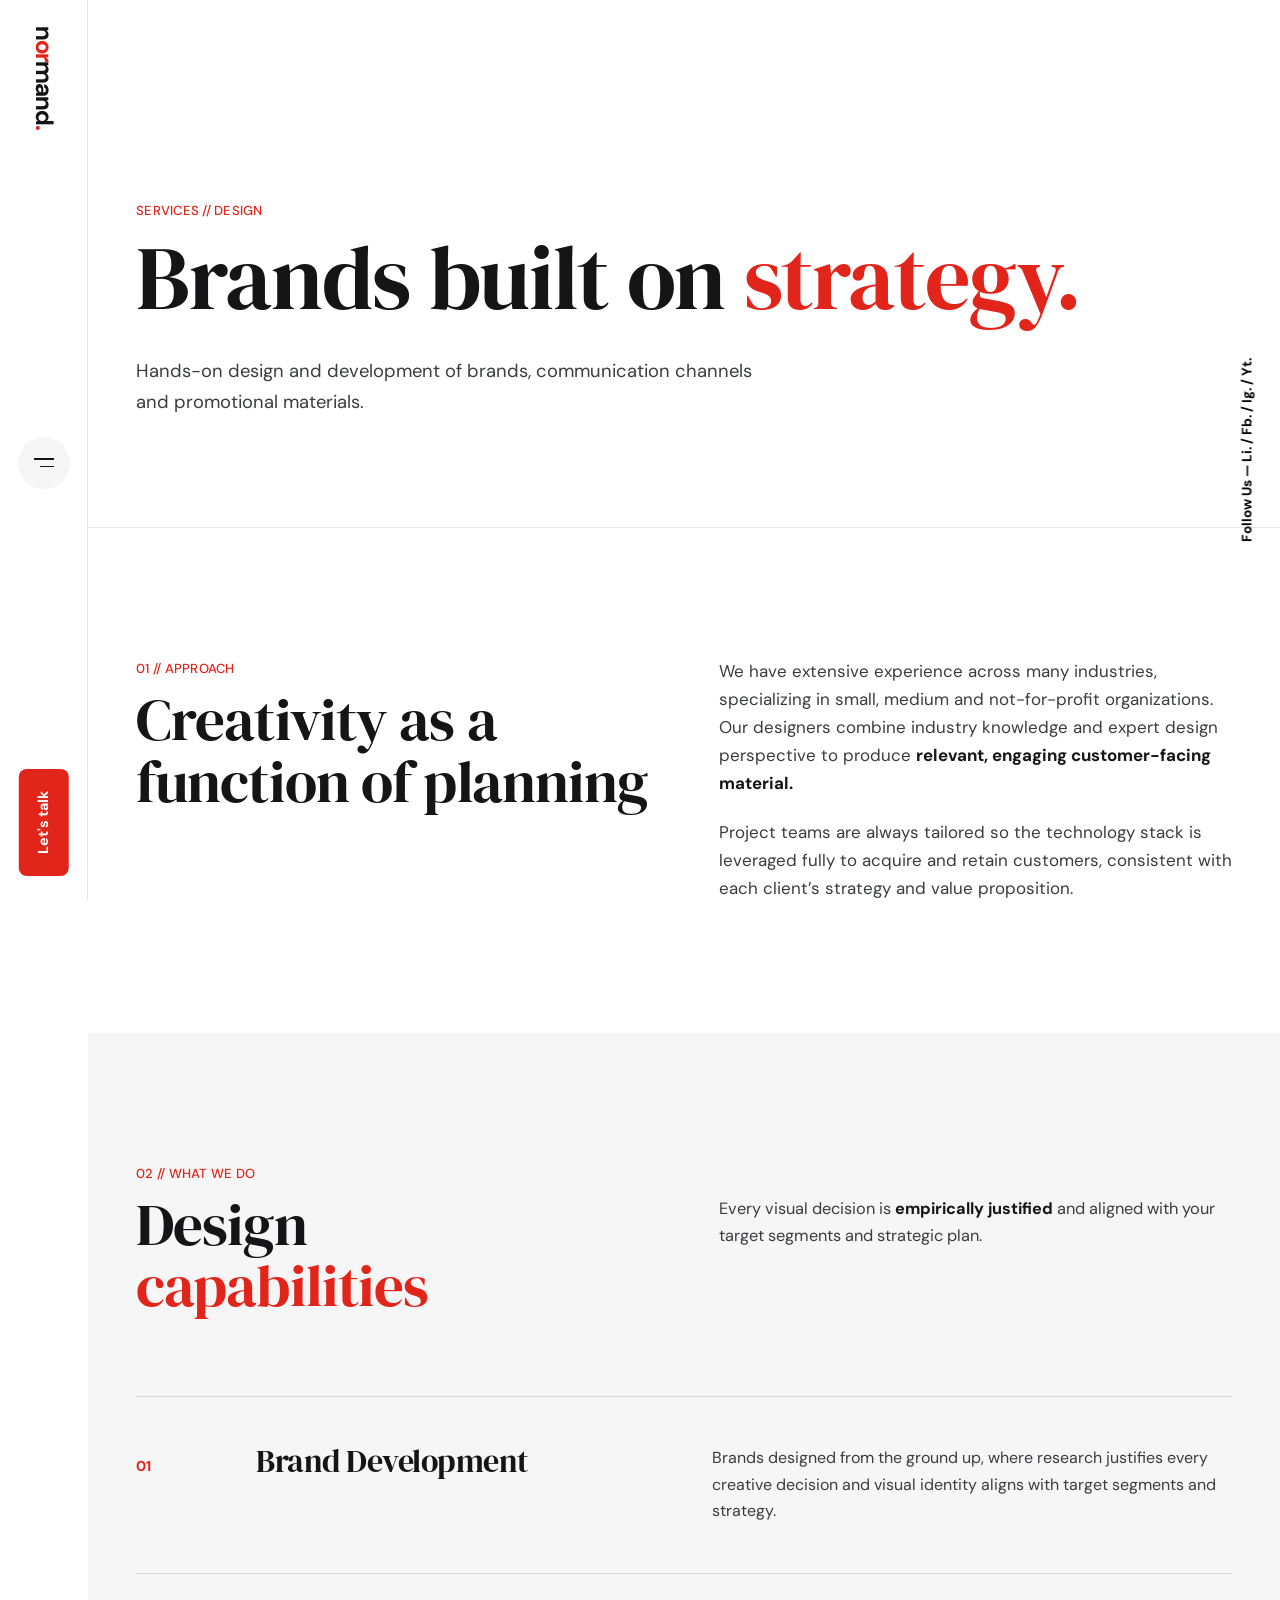
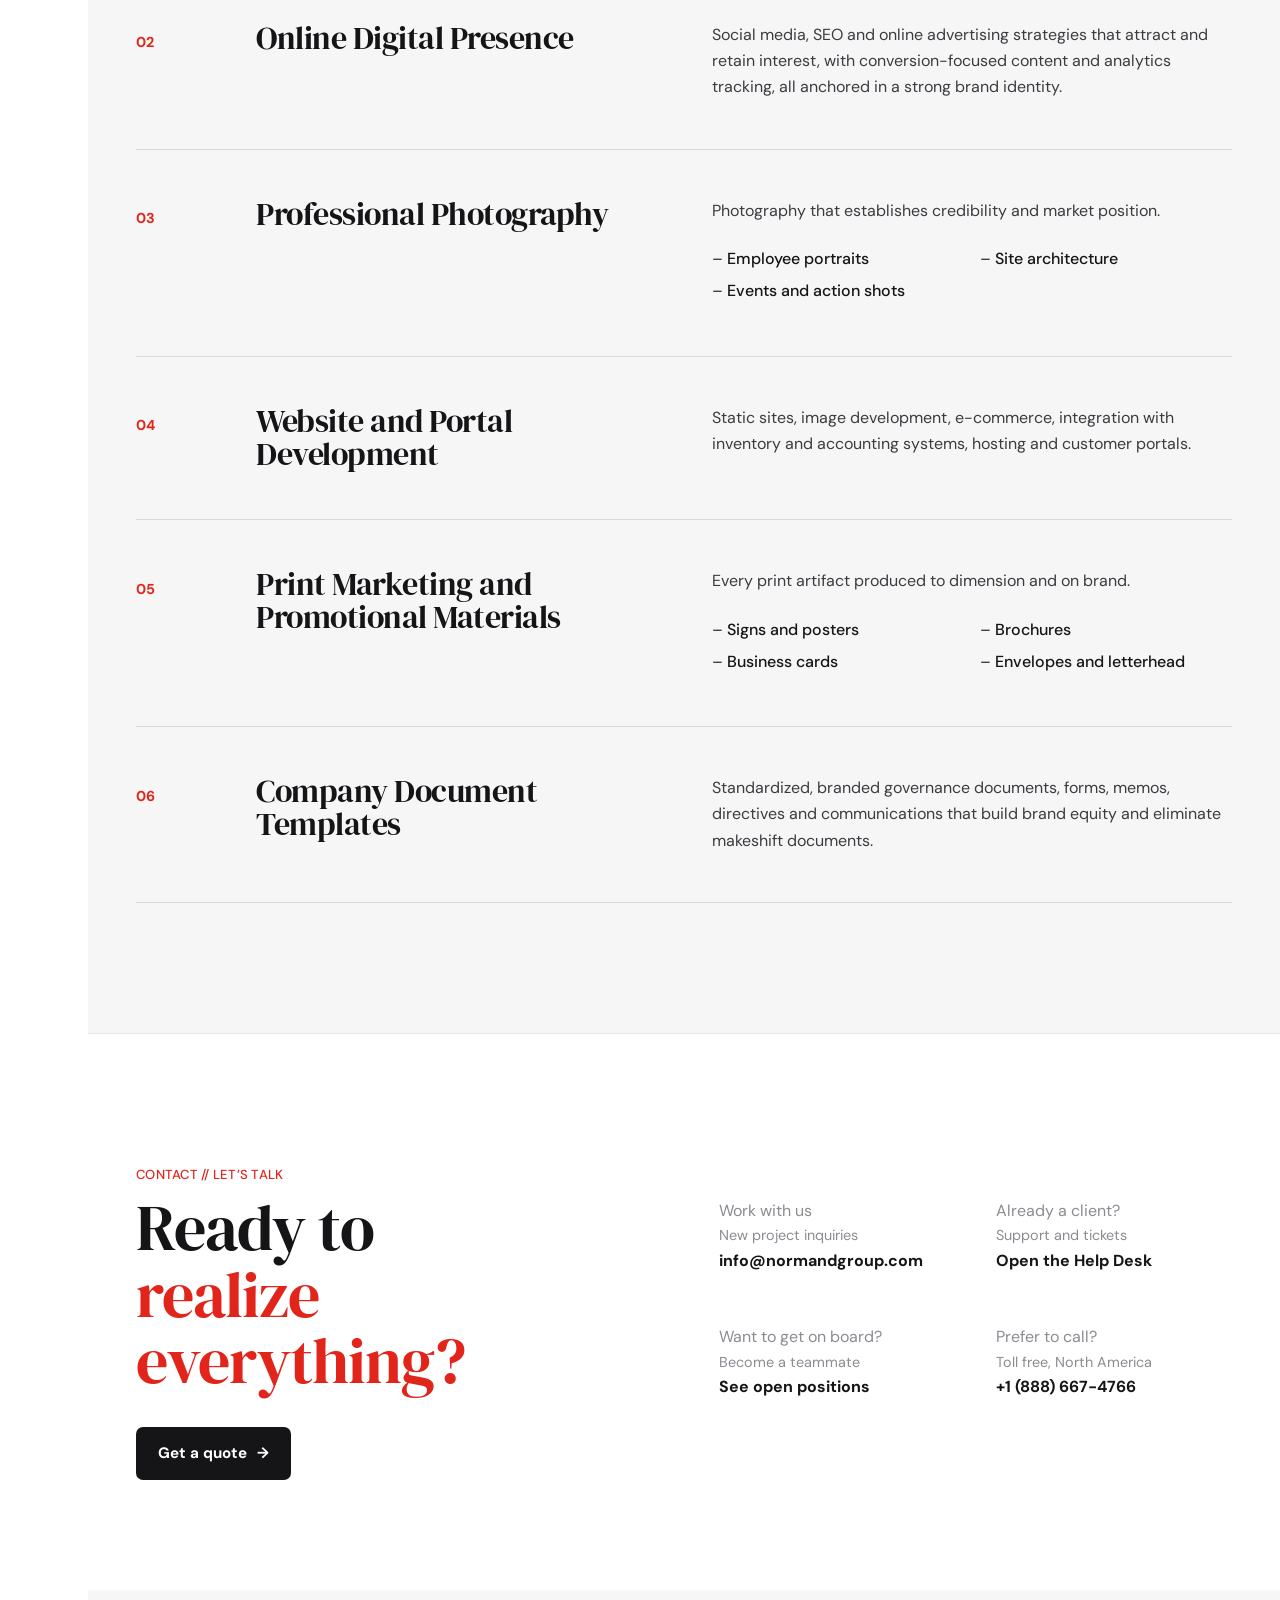
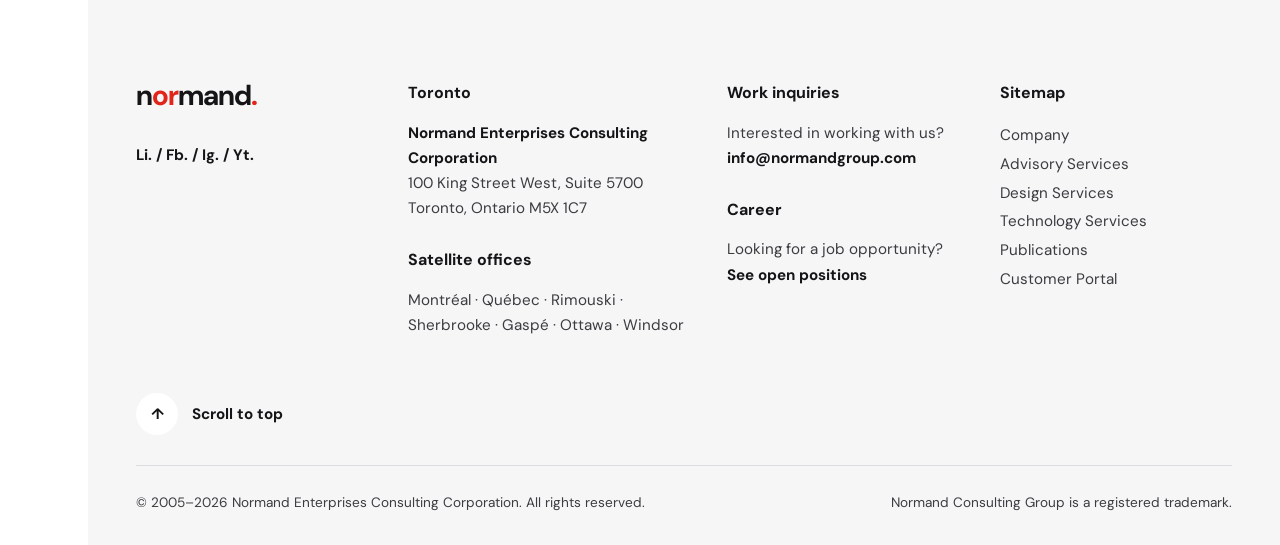
<file: design.html>
<!doctype html>
<html lang="en-CA">
<head>
<meta charset="utf-8">
<meta name="viewport" content="width=device-width,initial-scale=1">
<title>Design Services – Normand Consulting Group</title>
<meta name="description" content="Brand development, digital presence, photography, websites and print design.">
<link rel="icon" href="favicon.svg" type="image/svg+xml">
<link rel="preconnect" href="https://fonts.googleapis.com"><link rel="preconnect" href="https://fonts.gstatic.com" crossorigin>
<link href="https://fonts.googleapis.com/css2?family=DM+Sans:opsz,wght@9..40,400;9..40,500;9..40,700&family=DM+Serif+Display:ital@0;1&display=swap" rel="stylesheet">
<link rel="stylesheet" href="assets/style.css">
</head>
<body class="">
<aside class="rail">
  <a href="index.html" class="rail-logo" aria-label="Normand Consulting Group home"><svg class="logo" viewBox="0 0 168 36" role="img" aria-label="Normand"><text x="0" y="28" font-family="DM Sans, Arial, sans-serif" font-weight="700" font-size="32" letter-spacing="-1.2"><tspan fill="currentColor">n</tspan><tspan fill="#E1251B">or</tspan><tspan fill="currentColor">mand</tspan><tspan fill="#E1251B">.</tspan></text></svg></a>
  <button class="burger" aria-label="Open menu" onclick="document.body.classList.toggle('menu-open')"><span></span><span></span></button>
  <a class="talk" href="contact.html">Let's talk</a>
</aside>
<div class="follow">Follow Us &mdash; <a href="https://www.linkedin.com/company/normandgroup">Li.</a> / <a href="https://www.facebook.com/normandgroup">Fb.</a> / <a href="https://www.instagram.com/normandgroup">Ig.</a> / <a href="https://www.youtube.com/channel/UCHGRzYUmdqaEnHVrx5GJPKQ">Yt.</a></div>
<nav class="overlay" aria-label="Main">
  <div class="overlay-inner">
    <ul class="menu"><li><a href="index.html"><span>01</span>Home</a></li><li><a href="company.html"><span>02</span>Company</a></li><li><a href="advisory.html"><span>03</span>Advisory</a></li><li><a href="design.html"><span>04</span>Design</a></li><li><a href="technology.html"><span>05</span>Technology</a></li><li><a href="publications.html"><span>06</span>Publications</a></li><li><a href="careers.html"><span>07</span>Careers</a></li><li><a href="contact.html"><span>08</span>Contact</a></li></ul>
    <div class="overlay-side">
      <p class="label">Head office</p><p>100 King Street West, Suite 5700<br>Toronto, Ontario M5X 1C7</p>
      <p class="label">Say hello</p><p><a href="mailto:info@normandgroup.com">info@normandgroup.com</a><br><a href="tel:+18886674766">+1 (888) 667-4766</a></p>
      <p class="label">Clients</p><p><a href="https://desk.normandgroup.com/portal/home">Help Desk</a><br><a href="https://finance.normandgroup.com/portal/normandgroup/login">Customer Portal</a></p>
    </div>
  </div>
</nav>
<div class="page">
<header class="page-top"><div class="wrap">
  <p class="label reveal">Services // Design</p>
  <h1 class="reveal">Brands built on <em>strategy.</em></h1>
  <p class="lead reveal">Hands-on design and development of brands, communication channels and promotional materials.</p>
</div></header>
<section class="sec"><div class="wrap two-head top">
  <div><p class="label reveal">01 // Approach</p><h2 class="reveal">Creativity as a<br>function of planning</h2></div>
  <div class="prose"><p class="reveal">We have extensive experience across many industries, specializing in small, medium and not-for-profit organizations. Our designers combine industry knowledge and expert design perspective to produce <strong>relevant, engaging customer-facing material.</strong></p><p class="reveal">Project teams are always tailored so the technology stack is leveraged fully to acquire and retain customers, consistent with each client&rsquo;s strategy and value proposition.</p></div>
</div></section>
<section class="sec soft"><div class="wrap"><div class="two-head"><div><p class="label reveal">02 // What we do</p><h2 class="reveal">Design<br><em>capabilities</em></h2></div><p class="aside reveal">Every visual decision is <strong>empirically justified</strong> and aligned with your target segments and strategic plan.</p></div><div class="svc-list"><article class="svc reveal"><span class="svc-n">01</span><h3>Brand Development</h3><div class="svc-b"><p>Brands designed from the ground up, where research justifies every creative decision and visual identity aligns with target segments and strategy.</p></div></article><article class="svc reveal"><span class="svc-n">02</span><h3>Online Digital Presence</h3><div class="svc-b"><p>Social media, SEO and online advertising strategies that attract and retain interest, with conversion-focused content and analytics tracking, all anchored in a strong brand identity.</p></div></article><article class="svc reveal"><span class="svc-n">03</span><h3>Professional Photography</h3><div class="svc-b"><p>Photography that establishes credibility and market position.</p><ul class="dash"><li>Employee portraits</li><li>Events and action shots</li><li>Site architecture</li></ul></div></article><article class="svc reveal"><span class="svc-n">04</span><h3>Website and Portal Development</h3><div class="svc-b"><p>Static sites, image development, e-commerce, integration with inventory and accounting systems, hosting and customer portals.</p></div></article><article class="svc reveal"><span class="svc-n">05</span><h3>Print Marketing and Promotional Materials</h3><div class="svc-b"><p>Every print artifact produced to dimension and on brand.</p><ul class="dash"><li>Signs and posters</li><li>Business cards</li><li>Brochures</li><li>Envelopes and letterhead</li></ul></div></article><article class="svc reveal"><span class="svc-n">06</span><h3>Company Document Templates</h3><div class="svc-b"><p>Standardized, branded governance documents, forms, memos, directives and communications that build brand equity and eliminate makeshift documents.</p></div></article></div></div></section>
<section class="ready"><div class="wrap two-head">
  <div><p class="label">Contact // Let&rsquo;s talk</p><h2>Ready to<br><em>realize everything?</em></h2>
  <a class="btn" href="contact.html">Get a quote <i>&rarr;</i></a></div>
  <div class="ready-cols">
    <div><p class="muted">Work with us</p><p class="small-l">New project inquiries</p><a class="strong" href="mailto:info@normandgroup.com">info@normandgroup.com</a></div>
    <div><p class="muted">Already a client?</p><p class="small-l">Support and tickets</p><a class="strong" href="https://desk.normandgroup.com/portal/home">Open the Help Desk</a></div>
    <div><p class="muted">Want to get on board?</p><p class="small-l">Become a teammate</p><a class="strong" href="careers.html">See open positions</a></div>
    <div><p class="muted">Prefer to call?</p><p class="small-l">Toll free, North America</p><a class="strong" href="tel:+18886674766">+1 (888) 667-4766</a></div>
  </div>
</div></section>
<footer class="foot"><div class="wrap">
  <div class="foot-grid">
    <div><svg class="logo foot-logo" viewBox="0 0 168 36" role="img" aria-label="Normand"><text x="0" y="28" font-family="DM Sans, Arial, sans-serif" font-weight="700" font-size="32" letter-spacing="-1.2"><tspan fill="currentColor">n</tspan><tspan fill="#E1251B">or</tspan><tspan fill="currentColor">mand</tspan><tspan fill="#E1251B">.</tspan></text></svg><p class="soc"><a href="https://www.linkedin.com/company/normandgroup">Li.</a> / <a href="https://www.facebook.com/normandgroup">Fb.</a> / <a href="https://www.instagram.com/normandgroup">Ig.</a> / <a href="https://www.youtube.com/channel/UCHGRzYUmdqaEnHVrx5GJPKQ">Yt.</a></p></div>
    <div><h5>Toronto</h5><p><strong>Normand Enterprises Consulting Corporation</strong><br>100 King Street West, Suite 5700<br>Toronto, Ontario M5X 1C7</p>
      <h5>Satellite offices</h5><p>Montréal &middot; Québec &middot; Rimouski &middot; Sherbrooke &middot; Gaspé &middot; Ottawa &middot; Windsor</p></div>
    <div><h5>Work inquiries</h5><p>Interested in working with us?<br><a class="strong" href="mailto:info@normandgroup.com">info@normandgroup.com</a></p>
      <h5>Career</h5><p>Looking for a job opportunity?<br><a class="strong" href="careers.html">See open positions</a></p></div>
    <div><h5>Sitemap</h5><p class="links"><a href="company.html">Company</a><a href="advisory.html">Advisory Services</a><a href="design.html">Design Services</a><a href="technology.html">Technology Services</a><a href="publications.html">Publications</a><a href="https://finance.normandgroup.com/portal/normandgroup/login">Customer Portal</a></p></div>
  </div>
  <div class="foot-mid"><a href="#top" class="totop" onclick="scrollTo({top:0,behavior:'smooth'});return false"><span>&uarr;</span>Scroll to top</a></div>
  <div class="foot-bot"><span>&copy; 2005&ndash;<span id="yr">2026</span> Normand Enterprises Consulting Corporation. All rights reserved.</span><span>Normand Consulting Group is a registered trademark.</span></div>
</div></footer>
</div>
<script>
document.getElementById('yr').textContent=new Date().getFullYear();
addEventListener('scroll',()=>document.body.classList.toggle('scrolled',scrollY>innerHeight*.8),{passive:true});
document.querySelectorAll('.overlay a').forEach(a=>a.addEventListener('click',()=>document.body.classList.remove('menu-open')));
const io=new IntersectionObserver(es=>es.forEach(e=>{if(!e.isIntersecting)return;const el=e.target;el.classList.add('in');
 if(el.dataset.count){const n=+el.dataset.count,s=el.dataset.suffix||'';let i=0;const t=setInterval(()=>{i+=Math.max(1,Math.ceil(n/45));if(i>=n){i=n;clearInterval(t)}el.textContent=i+s},28)}
 io.unobserve(el)}),{threshold:.25});
document.querySelectorAll('.reveal,[data-count],.bar').forEach(el=>io.observe(el));
</script>
</body></html>
</file>
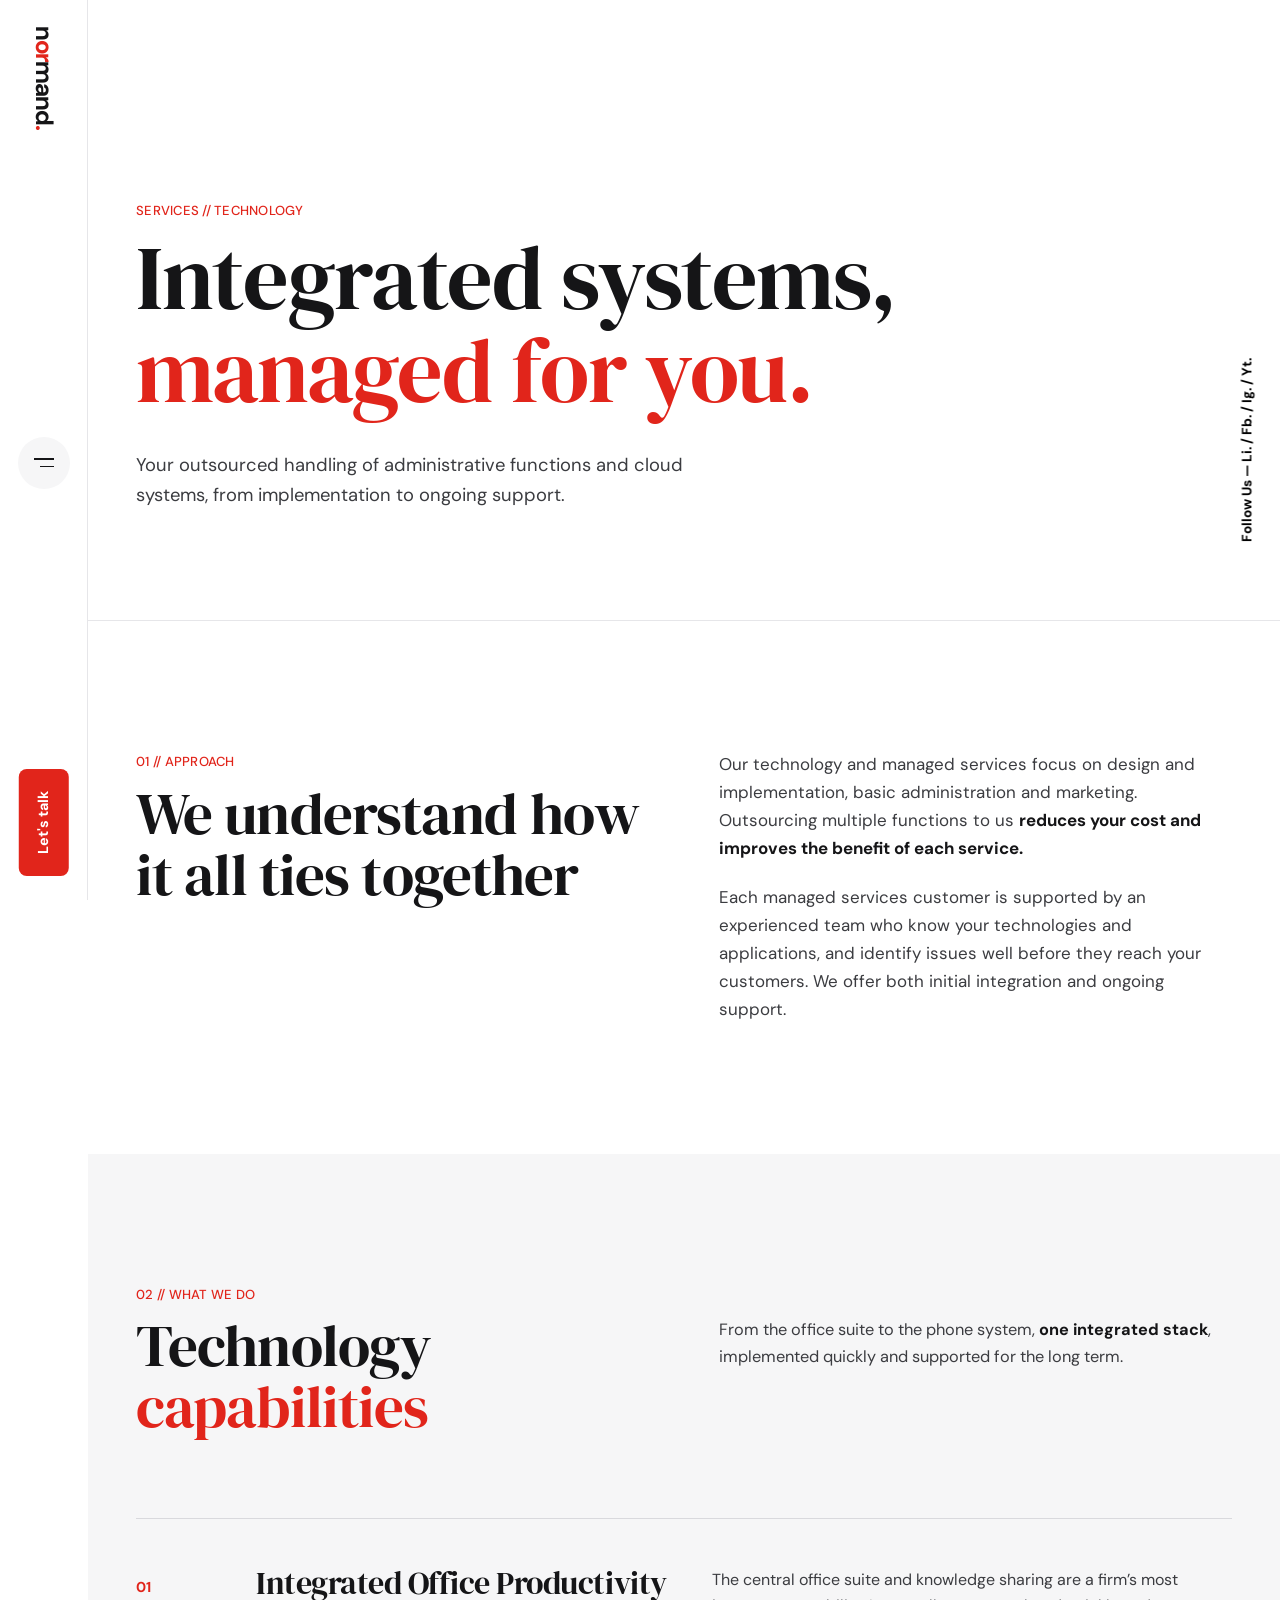
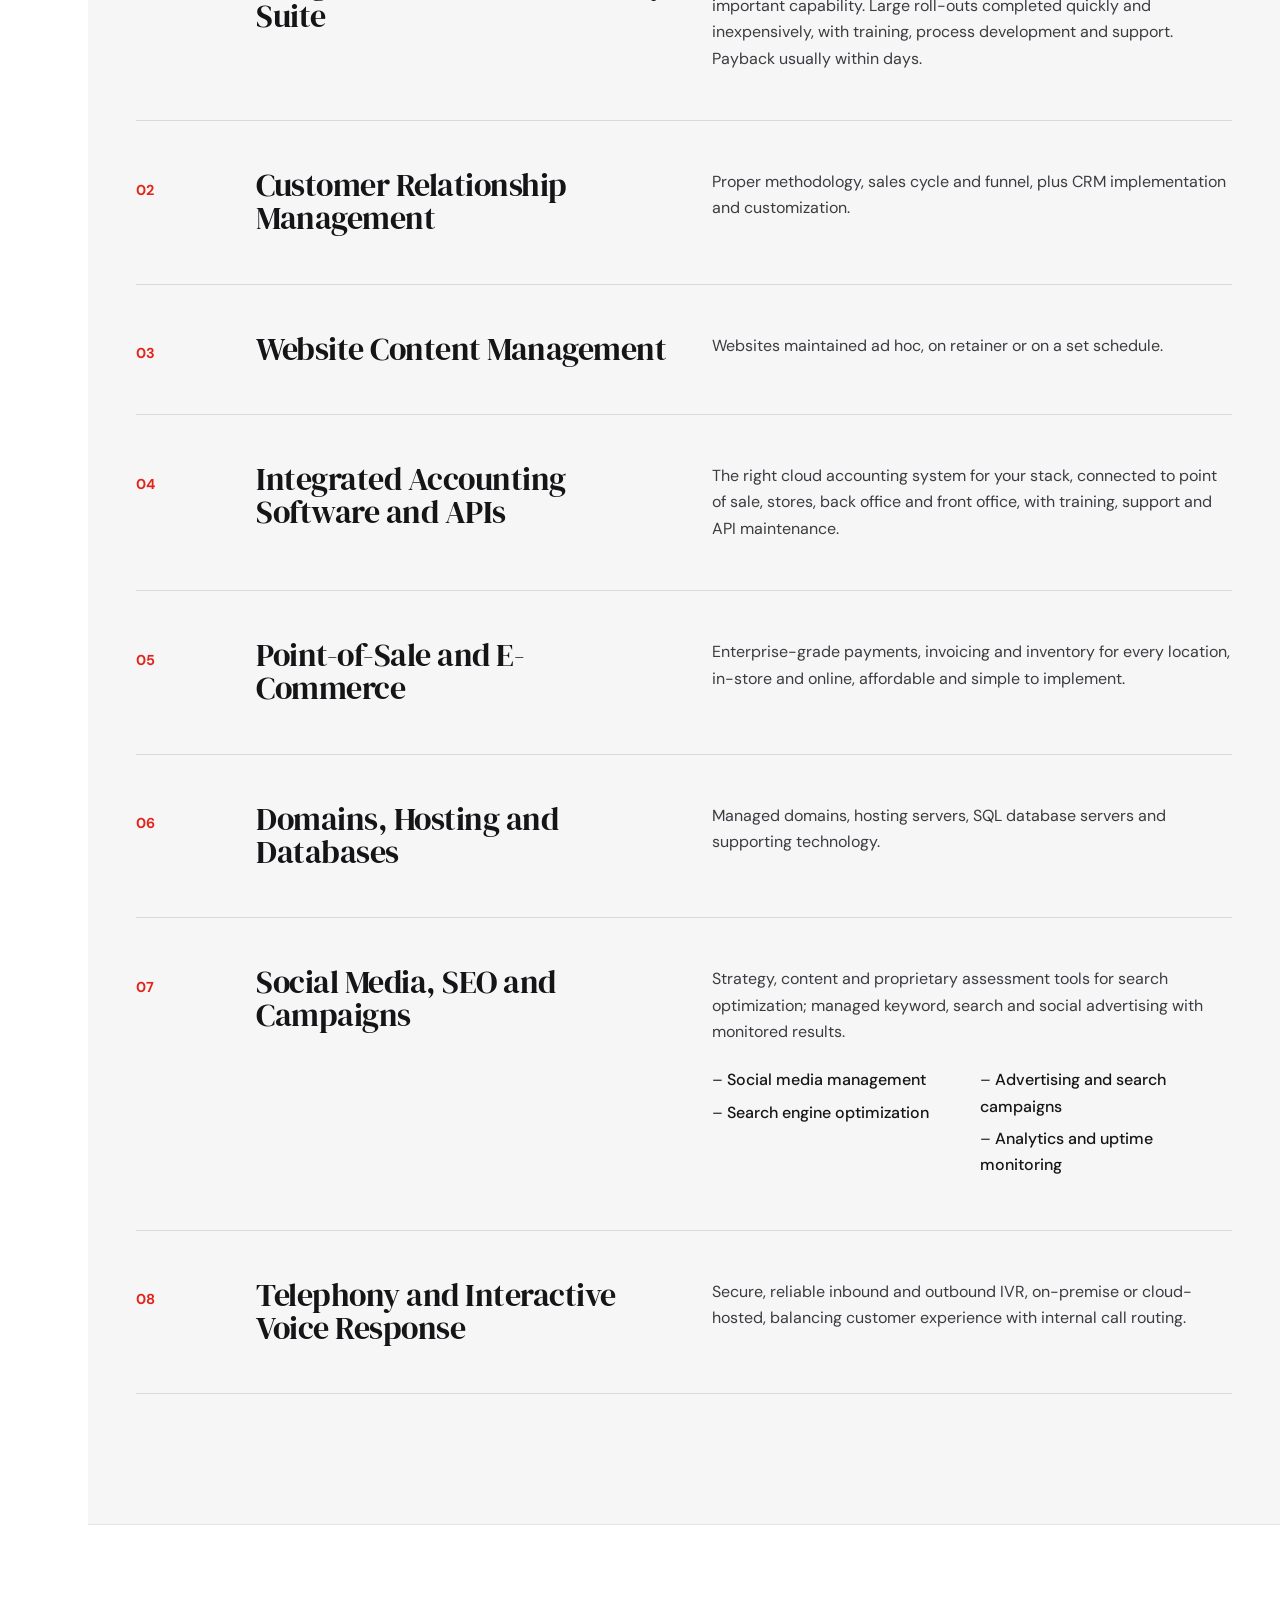
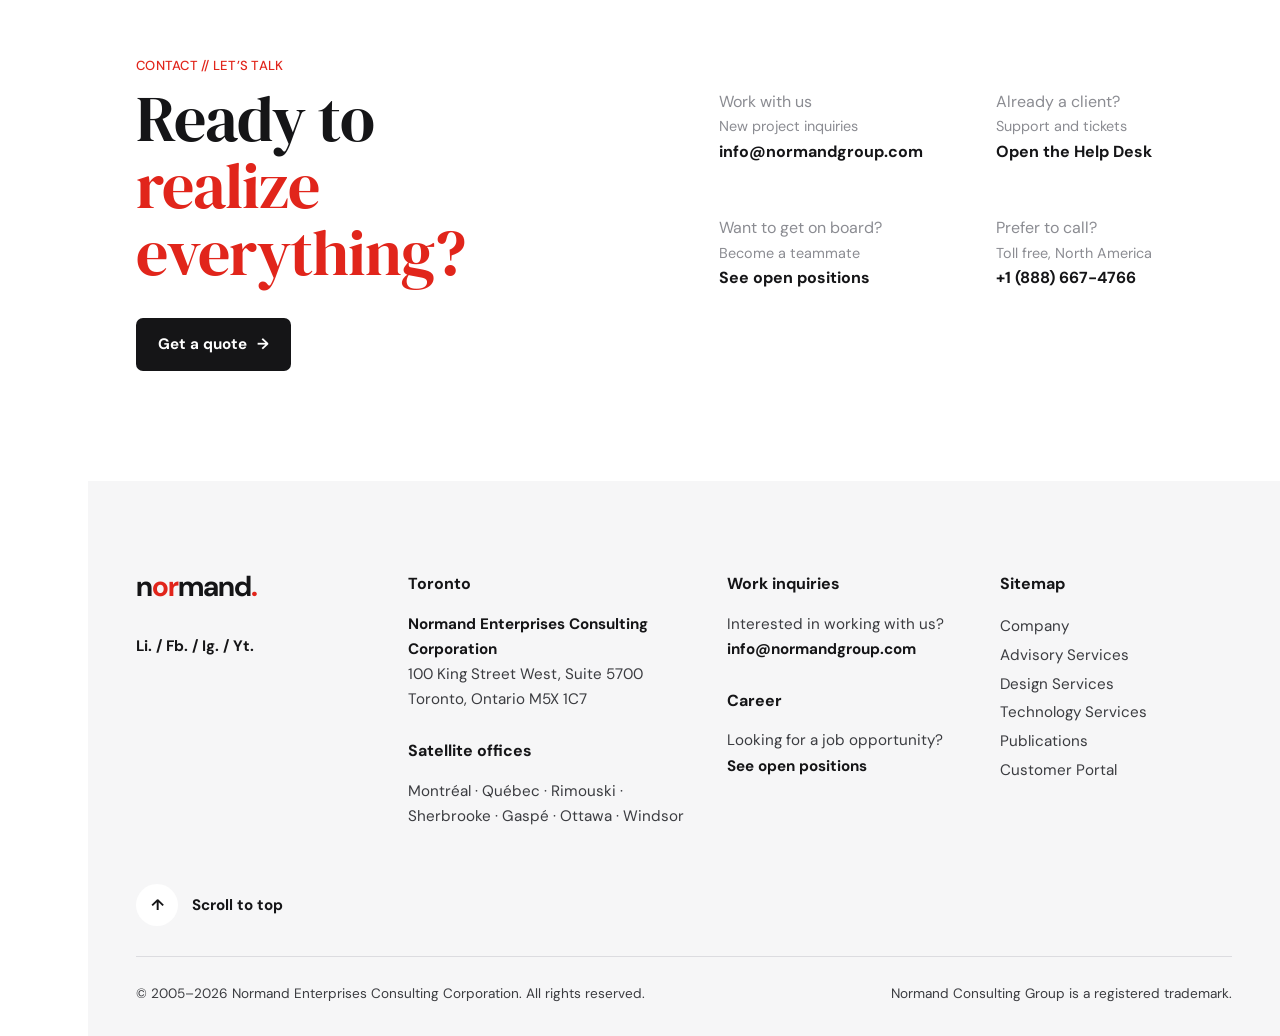
<file: technology.html>
<!doctype html>
<html lang="en-CA">
<head>
<meta charset="utf-8">
<meta name="viewport" content="width=device-width,initial-scale=1">
<title>Technology Services – Normand Consulting Group</title>
<meta name="description" content="Cloud office suites, CRM, accounting integration, hosting, SEO and managed IT services.">
<link rel="icon" href="favicon.svg" type="image/svg+xml">
<link rel="preconnect" href="https://fonts.googleapis.com"><link rel="preconnect" href="https://fonts.gstatic.com" crossorigin>
<link href="https://fonts.googleapis.com/css2?family=DM+Sans:opsz,wght@9..40,400;9..40,500;9..40,700&family=DM+Serif+Display:ital@0;1&display=swap" rel="stylesheet">
<link rel="stylesheet" href="assets/style.css">
</head>
<body class="">
<aside class="rail">
  <a href="index.html" class="rail-logo" aria-label="Normand Consulting Group home"><svg class="logo" viewBox="0 0 168 36" role="img" aria-label="Normand"><text x="0" y="28" font-family="DM Sans, Arial, sans-serif" font-weight="700" font-size="32" letter-spacing="-1.2"><tspan fill="currentColor">n</tspan><tspan fill="#E1251B">or</tspan><tspan fill="currentColor">mand</tspan><tspan fill="#E1251B">.</tspan></text></svg></a>
  <button class="burger" aria-label="Open menu" onclick="document.body.classList.toggle('menu-open')"><span></span><span></span></button>
  <a class="talk" href="contact.html">Let's talk</a>
</aside>
<div class="follow">Follow Us &mdash; <a href="https://www.linkedin.com/company/normandgroup">Li.</a> / <a href="https://www.facebook.com/normandgroup">Fb.</a> / <a href="https://www.instagram.com/normandgroup">Ig.</a> / <a href="https://www.youtube.com/channel/UCHGRzYUmdqaEnHVrx5GJPKQ">Yt.</a></div>
<nav class="overlay" aria-label="Main">
  <div class="overlay-inner">
    <ul class="menu"><li><a href="index.html"><span>01</span>Home</a></li><li><a href="company.html"><span>02</span>Company</a></li><li><a href="advisory.html"><span>03</span>Advisory</a></li><li><a href="design.html"><span>04</span>Design</a></li><li><a href="technology.html"><span>05</span>Technology</a></li><li><a href="publications.html"><span>06</span>Publications</a></li><li><a href="careers.html"><span>07</span>Careers</a></li><li><a href="contact.html"><span>08</span>Contact</a></li></ul>
    <div class="overlay-side">
      <p class="label">Head office</p><p>100 King Street West, Suite 5700<br>Toronto, Ontario M5X 1C7</p>
      <p class="label">Say hello</p><p><a href="mailto:info@normandgroup.com">info@normandgroup.com</a><br><a href="tel:+18886674766">+1 (888) 667-4766</a></p>
      <p class="label">Clients</p><p><a href="https://desk.normandgroup.com/portal/home">Help Desk</a><br><a href="https://finance.normandgroup.com/portal/normandgroup/login">Customer Portal</a></p>
    </div>
  </div>
</nav>
<div class="page">
<header class="page-top"><div class="wrap">
  <p class="label reveal">Services // Technology</p>
  <h1 class="reveal">Integrated systems, <em>managed for you.</em></h1>
  <p class="lead reveal">Your outsourced handling of administrative functions and cloud systems, from implementation to ongoing support.</p>
</div></header>
<section class="sec"><div class="wrap two-head top">
  <div><p class="label reveal">01 // Approach</p><h2 class="reveal">We understand how<br>it all ties together</h2></div>
  <div class="prose"><p class="reveal">Our technology and managed services focus on design and implementation, basic administration and marketing. Outsourcing multiple functions to us <strong>reduces your cost and improves the benefit of each service.</strong></p><p class="reveal">Each managed services customer is supported by an experienced team who know your technologies and applications, and identify issues well before they reach your customers. We offer both initial integration and ongoing support.</p></div>
</div></section>
<section class="sec soft"><div class="wrap"><div class="two-head"><div><p class="label reveal">02 // What we do</p><h2 class="reveal">Technology<br><em>capabilities</em></h2></div><p class="aside reveal">From the office suite to the phone system, <strong>one integrated stack</strong>, implemented quickly and supported for the long term.</p></div><div class="svc-list"><article class="svc reveal"><span class="svc-n">01</span><h3>Integrated Office Productivity Suite</h3><div class="svc-b"><p>The central office suite and knowledge sharing are a firm&rsquo;s most important capability. Large roll-outs completed quickly and inexpensively, with training, process development and support. Payback usually within days.</p></div></article><article class="svc reveal"><span class="svc-n">02</span><h3>Customer Relationship Management</h3><div class="svc-b"><p>Proper methodology, sales cycle and funnel, plus CRM implementation and customization.</p></div></article><article class="svc reveal"><span class="svc-n">03</span><h3>Website Content Management</h3><div class="svc-b"><p>Websites maintained ad hoc, on retainer or on a set schedule.</p></div></article><article class="svc reveal"><span class="svc-n">04</span><h3>Integrated Accounting Software and APIs</h3><div class="svc-b"><p>The right cloud accounting system for your stack, connected to point of sale, stores, back office and front office, with training, support and API maintenance.</p></div></article><article class="svc reveal"><span class="svc-n">05</span><h3>Point-of-Sale and E-Commerce</h3><div class="svc-b"><p>Enterprise-grade payments, invoicing and inventory for every location, in-store and online, affordable and simple to implement.</p></div></article><article class="svc reveal"><span class="svc-n">06</span><h3>Domains, Hosting and Databases</h3><div class="svc-b"><p>Managed domains, hosting servers, SQL database servers and supporting technology.</p></div></article><article class="svc reveal"><span class="svc-n">07</span><h3>Social Media, SEO and Campaigns</h3><div class="svc-b"><p>Strategy, content and proprietary assessment tools for search optimization; managed keyword, search and social advertising with monitored results.</p><ul class="dash"><li>Social media management</li><li>Search engine optimization</li><li>Advertising and search campaigns</li><li>Analytics and uptime monitoring</li></ul></div></article><article class="svc reveal"><span class="svc-n">08</span><h3>Telephony and Interactive Voice Response</h3><div class="svc-b"><p>Secure, reliable inbound and outbound IVR, on-premise or cloud-hosted, balancing customer experience with internal call routing.</p></div></article></div></div></section>
<section class="ready"><div class="wrap two-head">
  <div><p class="label">Contact // Let&rsquo;s talk</p><h2>Ready to<br><em>realize everything?</em></h2>
  <a class="btn" href="contact.html">Get a quote <i>&rarr;</i></a></div>
  <div class="ready-cols">
    <div><p class="muted">Work with us</p><p class="small-l">New project inquiries</p><a class="strong" href="mailto:info@normandgroup.com">info@normandgroup.com</a></div>
    <div><p class="muted">Already a client?</p><p class="small-l">Support and tickets</p><a class="strong" href="https://desk.normandgroup.com/portal/home">Open the Help Desk</a></div>
    <div><p class="muted">Want to get on board?</p><p class="small-l">Become a teammate</p><a class="strong" href="careers.html">See open positions</a></div>
    <div><p class="muted">Prefer to call?</p><p class="small-l">Toll free, North America</p><a class="strong" href="tel:+18886674766">+1 (888) 667-4766</a></div>
  </div>
</div></section>
<footer class="foot"><div class="wrap">
  <div class="foot-grid">
    <div><svg class="logo foot-logo" viewBox="0 0 168 36" role="img" aria-label="Normand"><text x="0" y="28" font-family="DM Sans, Arial, sans-serif" font-weight="700" font-size="32" letter-spacing="-1.2"><tspan fill="currentColor">n</tspan><tspan fill="#E1251B">or</tspan><tspan fill="currentColor">mand</tspan><tspan fill="#E1251B">.</tspan></text></svg><p class="soc"><a href="https://www.linkedin.com/company/normandgroup">Li.</a> / <a href="https://www.facebook.com/normandgroup">Fb.</a> / <a href="https://www.instagram.com/normandgroup">Ig.</a> / <a href="https://www.youtube.com/channel/UCHGRzYUmdqaEnHVrx5GJPKQ">Yt.</a></p></div>
    <div><h5>Toronto</h5><p><strong>Normand Enterprises Consulting Corporation</strong><br>100 King Street West, Suite 5700<br>Toronto, Ontario M5X 1C7</p>
      <h5>Satellite offices</h5><p>Montréal &middot; Québec &middot; Rimouski &middot; Sherbrooke &middot; Gaspé &middot; Ottawa &middot; Windsor</p></div>
    <div><h5>Work inquiries</h5><p>Interested in working with us?<br><a class="strong" href="mailto:info@normandgroup.com">info@normandgroup.com</a></p>
      <h5>Career</h5><p>Looking for a job opportunity?<br><a class="strong" href="careers.html">See open positions</a></p></div>
    <div><h5>Sitemap</h5><p class="links"><a href="company.html">Company</a><a href="advisory.html">Advisory Services</a><a href="design.html">Design Services</a><a href="technology.html">Technology Services</a><a href="publications.html">Publications</a><a href="https://finance.normandgroup.com/portal/normandgroup/login">Customer Portal</a></p></div>
  </div>
  <div class="foot-mid"><a href="#top" class="totop" onclick="scrollTo({top:0,behavior:'smooth'});return false"><span>&uarr;</span>Scroll to top</a></div>
  <div class="foot-bot"><span>&copy; 2005&ndash;<span id="yr">2026</span> Normand Enterprises Consulting Corporation. All rights reserved.</span><span>Normand Consulting Group is a registered trademark.</span></div>
</div></footer>
</div>
<script>
document.getElementById('yr').textContent=new Date().getFullYear();
addEventListener('scroll',()=>document.body.classList.toggle('scrolled',scrollY>innerHeight*.8),{passive:true});
document.querySelectorAll('.overlay a').forEach(a=>a.addEventListener('click',()=>document.body.classList.remove('menu-open')));
const io=new IntersectionObserver(es=>es.forEach(e=>{if(!e.isIntersecting)return;const el=e.target;el.classList.add('in');
 if(el.dataset.count){const n=+el.dataset.count,s=el.dataset.suffix||'';let i=0;const t=setInterval(()=>{i+=Math.max(1,Math.ceil(n/45));if(i>=n){i=n;clearInterval(t)}el.textContent=i+s},28)}
 io.unobserve(el)}),{threshold:.25});
document.querySelectorAll('.reveal,[data-count],.bar').forEach(el=>io.observe(el));
</script>
</body></html>
</file>
<file: assets/style.css>
/* Normand Consulting Group — Ohio creative-agency system, red edition */
:root{
  --acc:#E1251B; --acc-2:#B81C14;
  --ink:#151517; --ink-2:#1d1d21; --text:#3b3c40; --muted:#8b8c92;
  --line:#e6e6e9; --soft:#f6f6f7; --paper:#fff;
  --rail:88px; --wrap:1240px;
  --serif:"DM Serif Display",Georgia,serif; --sans:"DM Sans",system-ui,sans-serif;
}
*{box-sizing:border-box;margin:0;padding:0}
html{scroll-behavior:smooth}
body{font-family:var(--sans);font-size:16px;line-height:1.65;color:var(--text);background:var(--paper);-webkit-font-smoothing:antialiased}
a{color:inherit;text-decoration:none}
.prose a,.lead a{color:var(--acc);text-decoration:underline;text-underline-offset:3px}
strong,.strong{color:var(--ink);font-weight:700}
h1,h2,h3{font-family:var(--serif);font-weight:400;color:var(--ink);letter-spacing:-.015em;line-height:1.04}
h1 em,h2 em{font-style:normal;color:var(--acc)}
.acc{color:var(--acc)}
.wrap{max-width:var(--wrap);margin:0 auto;padding:0 48px}

/* ---------- left rail ---------- */
.rail{position:fixed;left:0;top:0;bottom:0;width:var(--rail);z-index:60;display:flex;flex-direction:column;align-items:center;justify-content:space-between;padding:26px 0 24px;border-right:1px solid var(--line);background:var(--paper);transition:.4s}
.rail-logo{width:36px;height:130px;display:flex;align-items:center;justify-content:center}
.rail-logo .logo{width:130px;height:auto;flex:none;transform:rotate(90deg)}
.logo{color:var(--ink)}
.burger{width:52px;height:52px;border-radius:50%;border:0;background:var(--soft);cursor:pointer;display:flex;flex-direction:column;align-items:center;justify-content:center;gap:6px;transition:.3s}
.burger span{display:block;width:20px;height:1.5px;background:var(--ink);transition:.35s}
.burger span:last-child{width:14px;margin-left:6px}
.burger:hover{background:var(--acc)}.burger:hover span{background:#fff}
.menu-open .burger span:first-child{transform:translateY(3.75px) rotate(45deg)}
.menu-open .burger span:last-child{width:20px;margin:0;transform:translateY(-3.75px) rotate(-45deg)}
.talk{writing-mode:vertical-rl;text-orientation:sideways;transform:rotate(180deg);background:var(--acc);color:#fff;font-weight:700;font-size:.9rem;padding:22px 13px;border-radius:8px;transition:.3s}
.talk:hover{background:var(--ink)}
.follow{position:fixed;right:22px;top:50%;transform:translateY(-50%) rotate(180deg);writing-mode:vertical-rl;z-index:55;font-weight:700;font-size:.85rem;color:#fff;mix-blend-mode:difference}
.follow a:hover{color:var(--acc)}

/* dark top: rail transparent over hero */
.dark-top .rail{background:transparent;border-color:rgba(255,255,255,.12)}
.dark-top .rail .logo{color:#fff}
.dark-top .burger{background:rgba(255,255,255,.1)}.dark-top .burger span{background:#fff}
.scrolled .rail{background:var(--paper)!important;border-color:var(--line)!important}
.scrolled .rail .logo{color:var(--ink)!important}
.scrolled .burger{background:var(--soft)!important}.scrolled .burger span{background:var(--ink)!important}

/* ---------- overlay menu ---------- */
.overlay{position:fixed;inset:0;z-index:58;background:var(--ink);color:#fff;padding-left:var(--rail);clip-path:inset(0 0 100% 0);transition:clip-path .7s cubic-bezier(.77,0,.18,1);overflow:auto}
.menu-open .overlay{clip-path:inset(0)}
.menu-open .rail{background:var(--ink)!important;border-color:rgba(255,255,255,.12)!important}
.menu-open .rail .logo{color:#fff!important}
.menu-open .burger{background:rgba(255,255,255,.1)!important}.menu-open .burger span{background:#fff!important}
.overlay-inner{min-height:100%;display:grid;grid-template-columns:1.5fr 1fr;gap:60px;align-items:center;padding:80px 8vw}
.menu{list-style:none}
.menu a{font-family:var(--serif);font-size:clamp(2.4rem,5.2vw,4.6rem);line-height:1.12;display:inline-flex;align-items:baseline;gap:22px;color:rgba(255,255,255,.88);transition:.3s}
.menu a span{font-family:var(--sans);font-size:.85rem;color:var(--acc);font-weight:700}
.menu a:hover{color:var(--acc);transform:translateX(10px)}
.overlay-side p{color:#b9bac0;margin-bottom:1.4rem}.overlay-side a:hover{color:#fff}
.overlay-side .label{color:var(--acc);margin-bottom:.4rem}

/* ---------- page wrapper ---------- */
.page{margin-left:var(--rail)}

/* labels / links / buttons */
.label{font-size:.82rem;font-weight:500;text-transform:uppercase;letter-spacing:.02em;color:var(--acc);margin-bottom:.6rem}
.eyebrow{font-size:.82rem;font-weight:700;text-transform:uppercase;color:#fff;margin-bottom:1.2rem}
.link{display:inline-flex;align-items:center;gap:10px;font-weight:700;color:var(--ink);margin-top:2rem}
.link i,.btn i{font-style:normal;transition:transform .3s}
.link:hover i,.btn:hover i{transform:translateX(5px)}
.link.light{color:#fff}
.btn{display:inline-flex;align-items:center;gap:10px;background:var(--ink);color:#fff;font-weight:700;font-family:var(--sans);font-size:.95rem;padding:14px 22px;border-radius:7px;border:0;cursor:pointer;transition:.3s;margin-top:2rem}
.btn:hover{background:var(--acc)}
.muted{color:var(--muted)}

/* ---------- hero ---------- */
.hero{min-height:100vh;min-height:100dvh;margin-left:calc(var(--rail) * -1);padding-left:var(--rail);background:linear-gradient(90deg,rgba(15,15,17,.92) 0%,rgba(15,15,17,.72) 45%,rgba(15,15,17,.45) 100%),var(--img) center/cover no-repeat,#151517;color:#fff;display:flex}
.hero-in{flex:1;display:flex;justify-content:space-between;align-items:flex-end;gap:40px;padding:0 8vw 11vh 4vw;position:relative}
.hero-l{align-self:center;padding-top:10vh}
.hero h1{color:#fff;font-size:clamp(4rem,9.2vw,9rem);line-height:.98;letter-spacing:-.02em}
.hero .link{color:#fff}
.hero-r{max-width:290px;font-size:.98rem;color:#e6e6e8;line-height:1.55}
.hero-r::before{content:"";display:block;width:10px;height:10px;border-radius:50%;background:var(--acc);margin-bottom:14px}

/* ---------- sections ---------- */
.sec{padding:130px 0}
.sec.soft{background:var(--soft)}
.sec.dark{background:var(--ink-2);color:#c6c7cc}
.sec.dark h2{color:#fff}
.two-head{display:grid;grid-template-columns:1fr 1fr;gap:70px;align-items:start;margin-bottom:80px}
.two-head.top{margin-bottom:0}
.two-head h2{font-size:clamp(2.6rem,4.6vw,4.1rem)}
.aside{padding-top:2.1rem;font-size:1.02rem}
.prose p{font-size:1.06rem}.prose p+p{margin-top:1.3rem}
.pull{font-family:var(--serif);font-size:1.6rem;color:var(--acc);margin-top:2rem}

.story{padding:110px 0}
.story-grid{display:grid;grid-template-columns:1fr 1fr;gap:80px;align-items:center}
.promo{aspect-ratio:3/4;max-width:300px;background:var(--acc);border-radius:2px;display:flex;flex-direction:column;justify-content:flex-end;padding:34px;color:#fff;font-weight:700;text-transform:uppercase;font-size:.9rem;line-height:1.5;transition:.4s}
.promo:hover{transform:translateY(-6px)}
.play{width:56px;height:56px;border-radius:50%;background:var(--ink);display:grid;place-items:center;font-size:.9rem;margin-bottom:22px;padding-left:3px}
.story-r h2{font-size:clamp(2rem,3.3vw,2.9rem);line-height:1.12}
.type::after{content:"";display:inline-block;width:2px;height:.9em;background:currentColor;margin-left:4px;vertical-align:-.08em;animation:blink 1s steps(1) infinite}
@keyframes blink{50%{opacity:0}}

.cols3{display:grid;grid-template-columns:repeat(3,1fr);gap:56px}
.cols3 h3{font-size:2rem;margin-bottom:1rem}

/* numbers band */
.numbers{min-height:620px;background:linear-gradient(0deg,rgba(15,15,17,.55),rgba(15,15,17,.75)),var(--img) center 30%/cover no-repeat,#151517;display:flex;align-items:flex-end}
.numbers .wrap{display:flex;gap:30px;width:100%}
.ncard{width:300px;background:var(--ink-2);color:#fff;padding:36px;display:flex;flex-direction:column;gap:2px}
.ncard.red{background:var(--acc)}
.ncard strong{font-family:var(--sans);font-size:3rem;font-weight:700;color:#fff;line-height:1.1;letter-spacing:-.03em}
.ncard>span:last-child{font-weight:700;line-height:1.35}
.ncard .ic{font-size:1.6rem;line-height:1;margin-bottom:10px}

/* capabilities */
.caps{display:grid;grid-template-columns:repeat(3,1fr);gap:60px}
.disc{display:block;width:76px;height:76px;border-radius:50%;margin-bottom:34px}
.d1{background:repeating-conic-gradient(var(--acc) 0 6deg,transparent 6deg 15deg);-webkit-mask:radial-gradient(circle,transparent 30%,#000 31%);mask:radial-gradient(circle,transparent 30%,#000 31%)}
.d2{background:repeating-linear-gradient(45deg,var(--acc) 0 3px,transparent 3px 8px)}
.d3{background:repeating-linear-gradient(90deg,var(--acc) 0 3px,transparent 3px 8px)}
.cap h3{font-size:2.3rem;margin-bottom:.9rem}
.cap>p{margin-bottom:1.8rem}
.dash{list-style:none}
.dash li{color:var(--ink);font-weight:500;padding:.18rem 0}
.dash li::before{content:"– ";color:var(--text)}
.dash.two{columns:2}

/* how we do it */
.big{font-size:clamp(2.3rem,4vw,3.6rem)!important;line-height:1.1}
.note{margin-top:2rem}
.howtop{display:grid;grid-template-columns:1fr auto;gap:30px;align-items:start;margin-bottom:46px}
.howtop .btn{margin-top:0}
.bar{margin-bottom:28px}
.bar-t{display:flex;justify-content:space-between;font-weight:700;color:var(--ink);margin-bottom:10px}
.bar-l{height:4px;background:var(--line);border-radius:4px;overflow:hidden}
.bar-l i{display:block;height:100%;width:0;background:var(--acc);border-radius:4px;transition:width 1.6s cubic-bezier(.2,.7,.2,1)}
.bar.in .bar-l i{width:var(--v)}

/* marquee */
.marquee{background:var(--soft);padding:70px 0;overflow:hidden}
.track{display:flex;gap:90px;width:max-content;animation:scroll 38s linear infinite}
.track span{font-family:var(--sans);font-weight:700;font-size:2.1rem;letter-spacing:-.04em;color:var(--ink);white-space:nowrap;opacity:.85}
@keyframes scroll{to{transform:translateX(calc(-50% - 45px))}}

.statement{background:linear-gradient(90deg,rgba(21,21,23,.6),rgba(21,21,23,.95) 55%),var(--img) center/cover no-repeat,#151517;padding:170px 0}

/* inner pages */
.page-top{padding:200px 0 110px;border-bottom:1px solid var(--line)}
.page-top h1{font-size:clamp(3.2rem,7vw,6.4rem);max-width:1000px}
.lead{font-size:1.15rem;max-width:620px;margin-top:2rem}
.svc-list{border-top:1px solid #d9d9dd}
.svc{display:grid;grid-template-columns:80px 1fr 1.25fr;gap:40px;padding:48px 0;border-bottom:1px solid #d9d9dd}
.svc-n{font-weight:700;color:var(--acc);font-size:.9rem;padding-top:.6rem}
.svc h3{font-size:2rem;transition:.3s}
.svc:hover h3{color:var(--acc)}
.svc-b p+p{margin-top:1rem}.svc-b .dash{margin-top:1.2rem;columns:2}

.post{display:grid;grid-template-columns:1.1fr 1fr;gap:60px;align-items:center}
.post-img{aspect-ratio:4/3;background:var(--img) center/cover no-repeat,var(--ink-2);transition:.5s}
.post:hover .post-img{filter:grayscale(1)}
.post h3{font-size:2.6rem;margin:1rem 0}
.tags{display:flex;gap:8px}.tags span{background:var(--soft);border-radius:6px;padding:4px 12px;font-size:.85rem;font-weight:500;color:var(--ink)}

.form label{display:block;font-weight:700;color:var(--ink);margin-bottom:1.3rem}
.form input,.form textarea{display:block;width:100%;margin-top:.5rem;font:inherit;padding:14px 16px;border:1px solid var(--line);background:var(--soft);border-radius:7px;transition:.2s}
.form input:focus,.form textarea:focus{outline:none;border-color:var(--acc);background:#fff}

/* ready + footer */
.ready{padding:130px 0 110px;border-top:1px solid var(--line)}
.ready .two-head{margin:0}
.ready h2{font-size:clamp(2.8rem,5vw,4.4rem)}
.ready h2 em{color:var(--acc)}
.ready-cols{display:grid;grid-template-columns:1fr 1fr;gap:50px 40px;padding-top:2.1rem}
.small-l{font-size:.9rem;color:var(--muted)}
.foot{background:var(--soft);padding:90px 0 30px;font-size:.95rem}
.foot-grid{display:grid;grid-template-columns:1fr 1.2fr 1fr 1fr;gap:40px}
.foot-logo{width:150px;height:auto;margin-bottom:1.4rem}
.soc{font-weight:700;color:var(--ink)}.soc a:hover,.foot a:hover{color:var(--acc)}
.foot h5{font-size:1rem;color:var(--ink);margin-bottom:.9rem}
.foot p{margin-bottom:1.6rem}
.foot .links a{display:block;padding:.12rem 0}
.foot-mid{padding:30px 0;border-bottom:1px solid #dcdce0}
.totop{display:inline-flex;align-items:center;gap:14px;font-weight:700;color:var(--ink)}
.totop span{width:42px;height:42px;border-radius:50%;background:#fff;display:grid;place-items:center}
.foot-bot{display:flex;justify-content:space-between;gap:20px;flex-wrap:wrap;padding-top:26px;font-size:.85rem}

/* motion */
.reveal{opacity:0;transform:translateY(34px);transition:opacity 1s cubic-bezier(.2,.7,.2,1),transform 1s cubic-bezier(.2,.7,.2,1)}
.reveal.in{opacity:1;transform:none}
@media (prefers-reduced-motion:reduce){.reveal{opacity:1;transform:none;transition:none}.track{animation:none}.overlay{transition:none}}

/* ---------- responsive ---------- */
@media (max-width:1100px){
  .two-head,.story-grid,.post{grid-template-columns:1fr;gap:40px}
  .aside{padding-top:0}
  .cols3,.caps{grid-template-columns:1fr;gap:56px}
  .svc{grid-template-columns:60px 1fr;gap:12px 24px}.svc-b{grid-column:2}
  .foot-grid{grid-template-columns:1fr 1fr}
  .overlay-inner{grid-template-columns:1fr}
}
@media (max-width:820px){
  :root{--rail:0px}
  .rail{flex-direction:row;width:100%;height:72px;bottom:auto;padding:0 18px;border-right:0;border-bottom:1px solid var(--line)}
  .rail-logo{width:auto;height:auto}.rail-logo .logo{transform:none;width:118px}
  .burger{width:46px;height:46px}
  .talk{position:fixed;right:16px;bottom:16px;writing-mode:horizontal-tb;transform:none;padding:12px 18px;border-radius:999px;box-shadow:0 10px 30px rgba(0,0,0,.25)}
  .follow{display:none}
  .overlay{padding-top:72px}
  .overlay-inner{padding:40px 28px}
  .hero{margin-left:0;padding-left:0}
  .hero-in{flex-direction:column;align-items:flex-start;justify-content:flex-end;padding:120px 24px 60px}
  .hero-l{align-self:flex-start;padding-top:0}
  .wrap{padding:0 24px}
  .sec{padding:90px 0}
  .page-top{padding:140px 0 70px}
  .numbers{min-height:480px}.numbers .wrap{flex-direction:column;gap:0;padding:0}.ncard{width:100%}
  .howtop{grid-template-columns:1fr}
  .ready-cols,.foot-grid{grid-template-columns:1fr}
  .svc{grid-template-columns:1fr}.svc-b{grid-column:auto}.svc-b .dash,.dash.two{columns:1}
  .statement{padding:110px 0}
  .promo{aspect-ratio:auto;min-height:240px;max-width:none}
}
</file>
